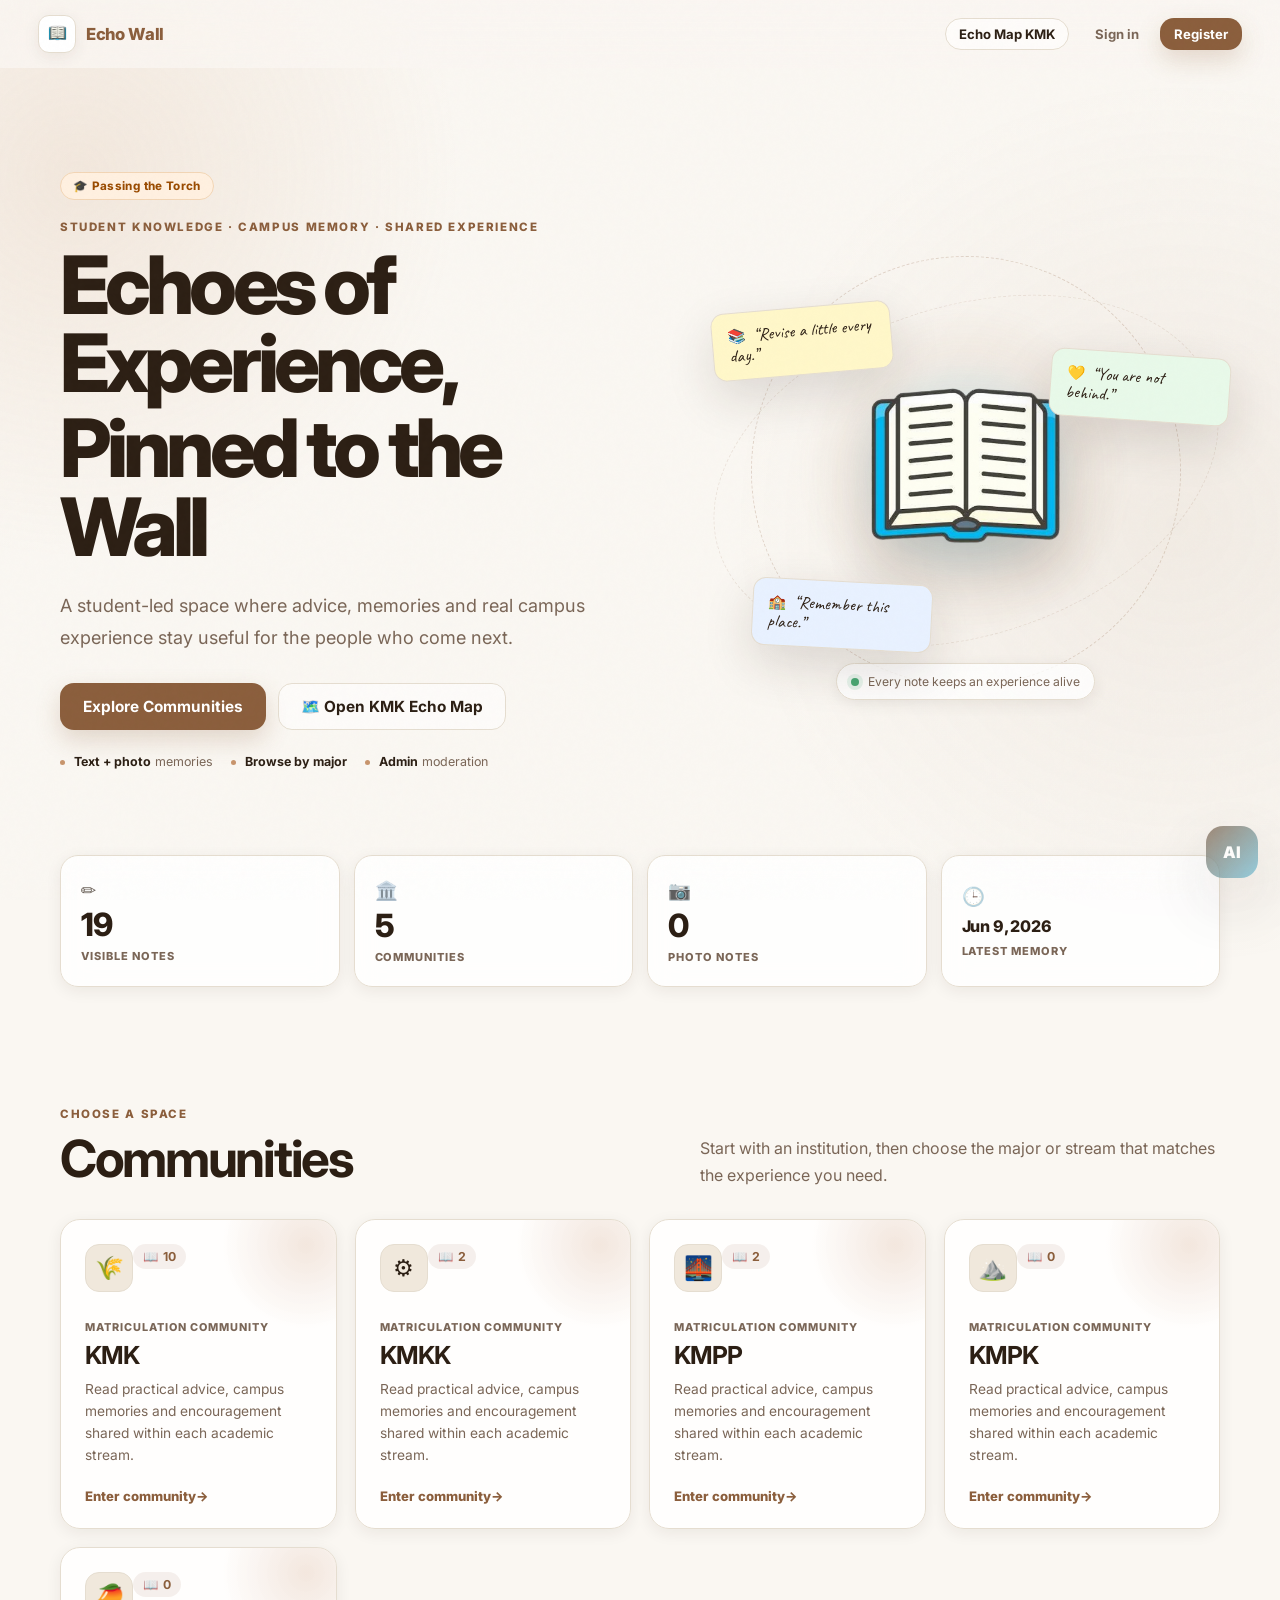
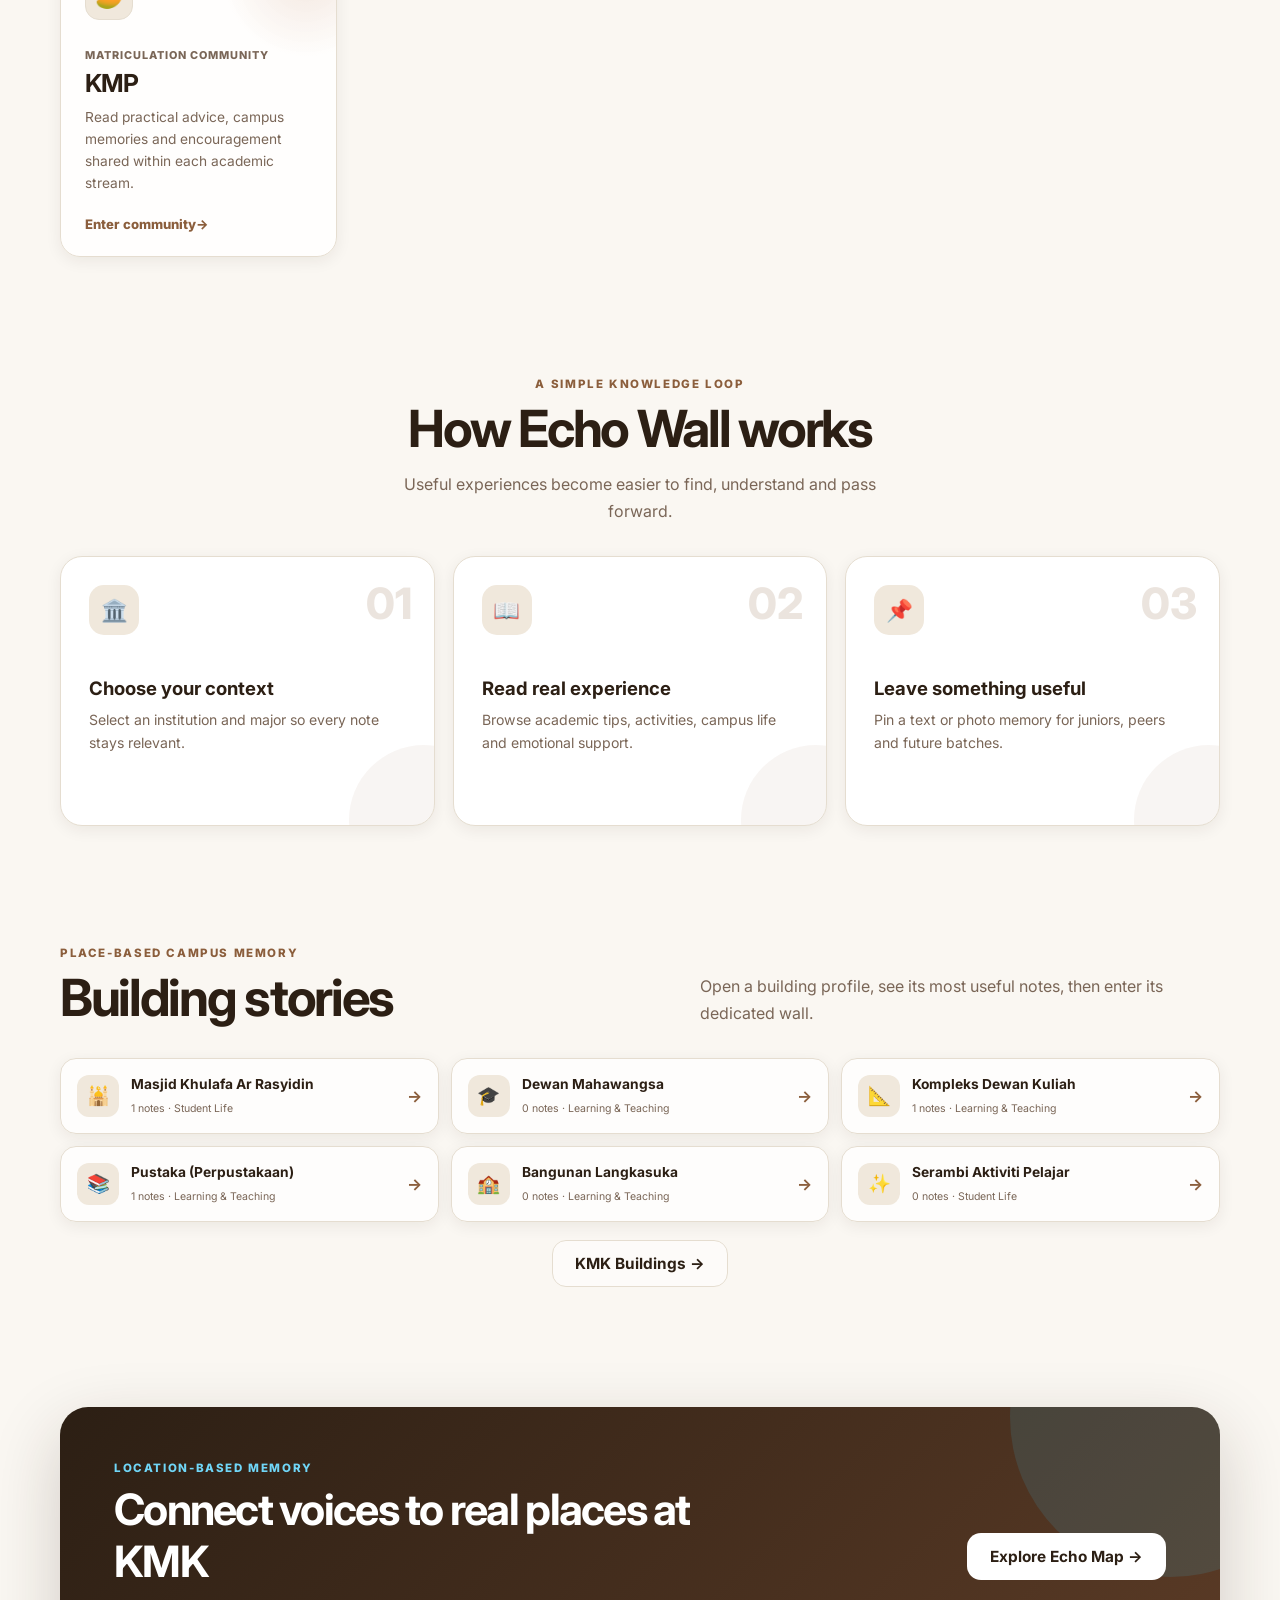
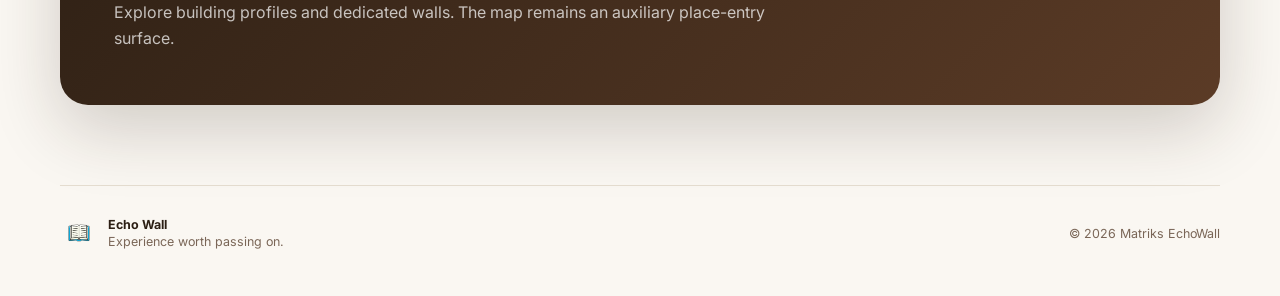
<file: index.html>
<!DOCTYPE html>
<html lang="en">
<head>
  <meta charset="UTF-8" />
  <link rel="icon" type="image/png" href="assets/book-icon.png" />
  <meta name="viewport" content="width=device-width, initial-scale=1.0" />
  <meta name="theme-color" content="#faf7f2" />
  <meta name="description" content="Echo Wall is a student knowledge and campus memory platform for Malaysian matriculation colleges." />
  <title>留声墙 Echo Wall</title>
  <link rel="preconnect" href="https://fonts.googleapis.com" />
  <link rel="preconnect" href="https://fonts.gstatic.com" crossorigin />
  <link href="https://fonts.googleapis.com/css2?family=Caveat:wght@400;600;700&family=Edu+NSW+ACT+Cursive:wght@400..700&family=Inter:wght@300;400;500;600;700;800&family=Satisfy&display=swap" rel="stylesheet" />
  <link rel="stylesheet" href="style-core.css" />
  <link rel="stylesheet" href="style-wall.css" />
</head>
<body>
  <a class="skip-link" href="#app">Skip to content</a>

  <nav class="navbar" aria-label="Primary navigation">
    <a href="#/" class="navbar-brand" aria-label="Echo Wall home">
      <span class="navbar-icon navbar-logo-image"><img src="assets/book-icon.png" alt="" /></span>
      <span>Echo Wall</span>
    </a>
    <div class="navbar-actions navbar-actions-expanded">
      <a href="map.html" class="btn btn-outline btn-sm btn-round" data-i18n="nav.map">Echo Map KMK</a>
      <div id="user-nav-actions" class="user-nav-actions"></div>
    </div>
  </nav>

  <main id="app" tabindex="-1"></main>

  <div id="modal-overlay" class="modal-overlay hidden" onclick="closeModal(event)" role="dialog" aria-modal="true" aria-label="Note details">
    <div class="modal-card" id="modal-card" onclick="event.stopPropagation()">
      <button class="modal-close" onclick="closeModal()" aria-label="Close note details">✕</button>
      <div id="modal-content"></div>
    </div>
  </div>

  <div id="drawer-overlay" class="drawer-overlay hidden" onclick="closeDrawer()" role="dialog" aria-modal="true" aria-label="Leave a note">
    <div class="drawer" onclick="event.stopPropagation()">
      <div class="drawer-header">
        <div>
          <span class="drawer-kicker">Share with the next batch</span>
          <h3 class="drawer-title">Leave a Note</h3>
        </div>
        <button class="drawer-close" onclick="closeDrawer()" aria-label="Close note form">✕</button>
      </div>
      <form id="note-form" onsubmit="handleFormSubmit(event)">
        <div class="form-group">
          <label class="form-label" for="form-content" data-i18n="form.note">Your Note</label>
          <textarea id="form-content" class="form-textarea" placeholder="Share your experience, advice, or encouragement here..." maxlength="500" required></textarea>
          <div class="form-hint form-counter" id="char-count">0 / 500</div>
        </div>
        <div class="form-group">
          <label class="form-label" for="form-image"><span data-i18n="form.photo">Photo</span> <span class="form-optional" data-i18n="form.optional">optional</span></label>
          <label class="photo-upload-box" for="form-image">
            <span class="photo-upload-icon">📷</span>
            <span><strong>Add one photo</strong><small>JPG, PNG or WebP · max 8 MB</small></span>
          </label>
          <input type="file" id="form-image" class="form-file visually-hidden" accept="image/jpeg,image/png,image/webp" onchange="handleImageSelection(event)" />
          <p class="form-hint">The browser compresses the photo before storage. This adapter can later be replaced by Cloudinary upload.</p>
          <div id="image-status" class="form-hint" role="status" aria-live="polite"></div>
          <div id="image-preview" class="image-preview hidden">
            <img id="image-preview-img" alt="Selected photo preview" />
            <button type="button" class="image-remove-btn" onclick="removeSelectedImage()" aria-label="Remove selected photo">✕</button>
          </div>
          <div class="photo-crop-controls">
            <label class="form-label" for="form-crop-scale"><span data-i18n="form.cropScale">Photo crop scale</span> <b id="crop-scale-value">100%</b></label>
            <input id="form-crop-scale" type="range" min="1" max="1.8" step="0.05" value="1" oninput="updateCropScale(event)" />
            <label class="form-label" for="form-image-fit" data-i18n="form.cropFit">Photo fit</label>
            <input type="hidden" id="form-image-fit" value="cover" onchange="updateImageFit(event)" />
            <div class="note-select" data-note-select="image-fit">
              <button class="note-select-trigger" id="form-image-fit-trigger" type="button" aria-haspopup="listbox" aria-expanded="false" aria-controls="form-image-fit-listbox">
                <span class="note-select-current"><span class="fit-swatch fit-swatch-cover" aria-hidden="true"><i></i></span><span data-note-select-label data-i18n="form.fitCover">Crop to fill</span></span><span class="note-select-chevron" aria-hidden="true">▾</span>
              </button>
              <div class="note-select-menu note-select-menu-fit" id="form-image-fit-listbox" role="listbox" aria-labelledby="form-image-fit-trigger" hidden>
                <div class="note-select-options">
                  <button type="button" role="option" aria-selected="true" data-value="cover" data-i18n-key="form.fitCover"><span class="fit-swatch fit-swatch-cover" aria-hidden="true"><i></i></span><span data-i18n="form.fitCover">Crop to fill</span><span class="note-select-check" aria-hidden="true">✓</span></button>
                  <button type="button" role="option" aria-selected="false" data-value="contain" data-i18n-key="form.fitContain"><span class="fit-swatch fit-swatch-contain" aria-hidden="true"><i></i></span><span data-i18n="form.fitContain">Show full photo</span><span class="note-select-check" aria-hidden="true">✓</span></button>
                </div>
              </div>
            </div>
          </div>
        </div>
        <div class="form-row">
          <div class="form-group">
            <label class="form-label" for="form-category" data-i18n="form.category">Category</label>
            <input type="hidden" id="form-category" value="academic" />
            <div class="note-select" data-note-select="category">
              <button class="note-select-trigger" id="form-category-trigger" type="button" aria-haspopup="listbox" aria-expanded="false" aria-controls="form-category-listbox">
                <span class="note-select-current"><span class="category-choice-icon" aria-hidden="true">📚</span><span data-note-select-label data-i18n="form.categoryAcademic">Academic Advice</span></span><span class="note-select-chevron" aria-hidden="true">▾</span>
              </button>
              <div class="note-select-menu note-select-menu-category" id="form-category-listbox" role="listbox" aria-labelledby="form-category-trigger" hidden>
                <div class="note-select-options">
                  <button type="button" role="option" aria-selected="true" data-value="academic" data-i18n-key="form.categoryAcademic"><span class="category-choice-icon" aria-hidden="true">📚</span><span data-i18n="form.categoryAcademic">Academic Advice</span><span class="note-select-check" aria-hidden="true">✓</span></button>
                  <button type="button" role="option" aria-selected="false" data-value="koko" data-i18n-key="form.categoryKoko"><span class="category-choice-icon" aria-hidden="true">🎖️</span><span data-i18n="form.categoryKoko">Co-curricular Activity</span><span class="note-select-check" aria-hidden="true">✓</span></button>
                  <button type="button" role="option" aria-selected="false" data-value="campus_life" data-i18n-key="form.categoryCampus"><span class="category-choice-icon" aria-hidden="true">🏫</span><span data-i18n="form.categoryCampus">Campus Life</span><span class="note-select-check" aria-hidden="true">✓</span></button>
                  <button type="button" role="option" aria-selected="false" data-value="emotional" data-i18n-key="form.categoryEmotional"><span class="category-choice-icon" aria-hidden="true">💛</span><span data-i18n="form.categoryEmotional">Emotional Support</span><span class="note-select-check" aria-hidden="true">✓</span></button>
                </div>
              </div>
            </div>
          </div>
          <div class="form-group">
            <label class="form-label" for="form-shape" data-i18n="form.shape">Shape</label>
            <input type="hidden" id="form-shape" value="rounded" />
            <div class="note-select" data-note-select="shape">
              <button class="note-select-trigger" id="form-shape-trigger" type="button" aria-haspopup="listbox" aria-expanded="false" aria-controls="form-shape-listbox">
                <span class="note-select-current"><span class="shape-swatch shape-swatch-rounded" aria-hidden="true"></span><span data-note-select-label data-i18n="form.shapeRounded">Rounded</span></span><span class="note-select-chevron" aria-hidden="true">▾</span>
              </button>
              <div class="note-select-menu note-select-menu-shape" id="form-shape-listbox" role="listbox" aria-labelledby="form-shape-trigger" hidden>
                <div class="note-select-options">
                  <button type="button" role="option" aria-selected="true" data-value="rounded" data-i18n-key="form.shapeRounded"><span class="shape-swatch shape-swatch-rounded" aria-hidden="true"></span><span data-i18n="form.shapeRounded">Rounded</span><span class="note-select-check" aria-hidden="true">✓</span></button>
                  <button type="button" role="option" aria-selected="false" data-value="square" data-i18n-key="form.shapeSquare"><span class="shape-swatch shape-swatch-square" aria-hidden="true"></span><span data-i18n="form.shapeSquare">Square</span><span class="note-select-check" aria-hidden="true">✓</span></button>
                  <button type="button" role="option" aria-selected="false" data-value="rect" data-i18n-key="form.shapeRect"><span class="shape-swatch shape-swatch-rect" aria-hidden="true"></span><span data-i18n="form.shapeRect">Rectangle</span><span class="note-select-check" aria-hidden="true">✓</span></button>
                  <button type="button" role="option" aria-selected="false" data-value="circle" data-i18n-key="form.shapeCircle"><span class="shape-swatch shape-swatch-circle" aria-hidden="true"></span><span data-i18n="form.shapeCircle">Circle</span><span class="note-select-check" aria-hidden="true">✓</span></button>
                  <button type="button" role="option" aria-selected="false" data-value="envelope" data-i18n-key="form.shapeEnvelope"><span class="shape-swatch shape-swatch-envelope" aria-hidden="true"></span><span data-i18n="form.shapeEnvelope">Envelope</span><span class="note-select-check" aria-hidden="true">✓</span></button>
                  <button type="button" role="option" aria-selected="false" data-value="torn" data-i18n-key="form.shapeTorn"><span class="shape-swatch shape-swatch-torn" aria-hidden="true"></span><span data-i18n="form.shapeTorn">Torn Edge</span><span class="note-select-check" aria-hidden="true">✓</span></button>
                  <button type="button" role="option" aria-selected="false" data-value="speech" data-i18n-key="form.shapeSpeech"><span class="shape-swatch shape-swatch-speech" aria-hidden="true"></span><span data-i18n="form.shapeSpeech">Speech Bubble</span><span class="note-select-check" aria-hidden="true">✓</span></button>
                  <button type="button" role="option" aria-selected="false" data-value="polaroid" data-i18n-key="form.shapePolaroid"><span class="shape-swatch shape-swatch-polaroid" aria-hidden="true"></span><span data-i18n="form.shapePolaroid">Polaroid</span><span class="note-select-check" aria-hidden="true">✓</span></button>
                  <button type="button" role="option" aria-selected="false" data-value="ticket" data-i18n-key="form.shapeTicket"><span class="shape-swatch shape-swatch-ticket" aria-hidden="true"></span><span data-i18n="form.shapeTicket">Ticket</span><span class="note-select-check" aria-hidden="true">✓</span></button>
                  <button type="button" role="option" aria-selected="false" data-value="hexagon" data-i18n-key="form.shapeHexagon"><span class="shape-swatch shape-swatch-hexagon" aria-hidden="true"></span><span data-i18n="form.shapeHexagon">Hexagon</span><span class="note-select-check" aria-hidden="true">✓</span></button>
                </div>
              </div>
            </div>
          </div>
        </div>
        <fieldset class="form-group identity-choice-group">
          <legend class="form-label" data-i18n="form.publishAs">Publish as</legend>
          <div class="identity-choice-options">
            <label class="identity-choice">
              <input type="radio" id="form-identity-named" name="publish-identity" value="named" aria-describedby="form-display-name" />
              <span class="identity-choice-card">
                <span class="identity-choice-heading" data-i18n="form.showName">Show my name</span>
                <small data-i18n="form.showNameHint">Use your account display name</small>
                <strong id="form-display-name"></strong>
              </span>
            </label>
            <label class="identity-choice">
              <input type="radio" id="form-anonymous" name="publish-identity" value="anonymous" checked />
              <span class="identity-choice-card">
                <span class="identity-choice-heading" data-i18n="form.anonymous">Post anonymously</span>
                <small data-i18n="form.anonymousHint">Your name will not be shown publicly</small>
              </span>
            </label>
          </div>
        </fieldset>
        <button type="submit" id="note-submit" class="btn btn-primary btn-full btn-lg" data-i18n="form.submit">📌 Pin to Wall</button>
      </form>
    </div>
  </div>

  <div id="toast-region" class="toast-region" aria-live="polite" aria-atomic="true"></div>

  <script src="config/app-config.js"></script>
  <script src="i18n/locales/en.js"></script>
  <script src="i18n/locales/ms.js"></script>
  <script src="i18n/locales/zh.js"></script>
  <script src="i18n/index.js"></script>
  <script src="services/theme-service.js"></script>
  <script src="services/preferences-ui.js"></script>
  <script src="data/campus-buildings.js"></script>
  <script src="services/auth-service.js"></script>
  <script src="services/translation-service.js"></script>
  <script src="services/cloudinary-adapter.js"></script>
  <script src="app-data.js"></script>
  <script src="app-place.js"></script>
  <script src="app-router.js"></script>
  <script src="app-wall.js"></script>
  <script src="services/auth-ui.js"></script>
  <script src="services/bisheng-adapter.js"></script>
</body>
</html>
</file>
<file: style-core.css>
*, *::before, *::after { box-sizing: border-box; margin: 0; padding: 0; }

:root {
  --bg: #faf7f2;
  --bg-deep: #f1e9df;
  --card-bg: #ffffff;
  --border: #e5ddd0;
  --border-strong: #d4c6b4;
  --text: #2c1f14;
  --text-muted: #7a6657;
  --primary: #8b5e3c;
  --primary-dark: #674127;
  --primary-light: #c8956c;
  --secondary: #f0e8dc;
  --success: #2f855a;
  --danger: #af4c4c;
  --radius-sm: 8px;
  --radius: 14px;
  --radius-lg: 24px;
  --shadow: 0 4px 16px rgba(44, 31, 20, 0.07);
  --shadow-lg: 0 18px 50px rgba(44, 31, 20, 0.14);
  --shadow-float: 0 24px 70px rgba(44, 31, 20, 0.2);
  --font: 'Inter', system-ui, -apple-system, BlinkMacSystemFont, 'Segoe UI', sans-serif;
  --font-hand: 'Caveat', cursive;
  --note-academic-bg: #dbeafe;
  --note-academic-text: #1e3a5f;
  --note-koko-bg: #dcfce7;
  --note-koko-text: #14532d;
  --note-campus-bg: #ffedd5;
  --note-campus-text: #7c2d12;
  --note-emotional-bg: #fef9c3;
  --note-emotional-text: #713f12;
  --ease-out: cubic-bezier(.16, 1, .3, 1);
}

html { scroll-behavior: smooth; background: var(--bg); }
body {
  font-family: var(--font);
  color: var(--text);
  background:
    radial-gradient(circle at 6% 5%, rgba(200,149,108,.16), transparent 24rem),
    radial-gradient(circle at 92% 15%, rgba(139,94,60,.08), transparent 28rem),
    var(--bg);
  min-height: 100vh;
  display: flex;
  flex-direction: column;
  overflow-x: hidden;
}
body::before {
  content: "";
  position: fixed;
  inset: 0;
  pointer-events: none;
  opacity: .018;
  z-index: 9999;
  background-image: url("data:image/svg+xml,%3Csvg viewBox='0 0 180 180' xmlns='http://www.w3.org/2000/svg'%3E%3Cfilter id='n'%3E%3CfeTurbulence type='fractalNoise' baseFrequency='.8' numOctaves='3' stitchTiles='stitch'/%3E%3C/filter%3E%3Crect width='100%25' height='100%25' filter='url(%23n)'/%3E%3C/svg%3E");
}

button, input, textarea, select { font: inherit; }
button { color: inherit; }
a { color: inherit; text-decoration: none; }
img { max-width: 100%; display: block; }
.handwriting { font-family: var(--font-hand); }
.visually-hidden { position:absolute!important; width:1px!important; height:1px!important; padding:0!important; margin:-1px!important; overflow:hidden!important; clip:rect(0,0,0,0)!important; white-space:nowrap!important; border:0!important; }

.skip-link { position: fixed; left: 18px; top: -80px; z-index: 99999; background: var(--text); color: #fff; padding: 10px 16px; border-radius: 0 0 10px 10px; transition: top .2s; }
.skip-link:focus { top: 0; }

::-webkit-scrollbar { width: 9px; height: 9px; }
::-webkit-scrollbar-track { background: transparent; }
::-webkit-scrollbar-thumb { background: rgba(44,31,20,.19); border-radius: 999px; }
::-webkit-scrollbar-thumb:hover { background: rgba(44,31,20,.34); }

.navbar {
  position: sticky;
  top: 0;
  z-index: 100;
  min-height: 68px;
  padding: 0 clamp(16px, 4vw, 38px);
  display: flex;
  align-items: center;
  justify-content: space-between;
  gap: 18px;
  background: rgba(250,247,242,.78);
  backdrop-filter: blur(18px) saturate(130%);
  border-bottom: 1px solid transparent;
  transition: background .25s ease, box-shadow .25s ease, border-color .25s ease;
}
.navbar.is-scrolled { background: rgba(250,247,242,.94); border-color: var(--border); box-shadow: 0 10px 30px rgba(44,31,20,.06); }
.navbar-brand { display: inline-flex; align-items: center; gap: 10px; color: var(--primary); font-size: 1.04rem; font-weight: 800; letter-spacing: -.02em; }
.navbar-icon { width: 38px; height: 38px; display: grid; place-items: center; border-radius: 11px; background: #fff; border: 1px solid var(--border); box-shadow: var(--shadow); overflow: hidden; transition: transform .25s var(--ease-out), box-shadow .25s ease; }
.navbar-brand:hover .navbar-icon { transform: translateY(-2px) rotate(-2deg); box-shadow: var(--shadow-lg); }
.navbar-logo-image img { width: 31px; height: 31px; object-fit: contain; }
.navbar-actions { display: flex; align-items: center; gap: 12px; }
.navbar-status { display: inline-flex; align-items: center; gap: 7px; color: var(--text-muted); font-size: .76rem; font-weight: 650; }
.status-dot, .pulse-dot { width: 8px; height: 8px; border-radius: 50%; background: #4aa874; box-shadow: 0 0 0 4px rgba(74,168,116,.13); }

#app { flex: 1; display: flex; flex-direction: column; min-width: 0; }
#app.route-changing { opacity: .55; transform: translateY(4px); }
#app.route-ready { opacity: 1; transform: none; transition: opacity .28s ease, transform .38s var(--ease-out); }
.container { width: min(1160px, calc(100% - 40px)); margin-inline: auto; }

.btn {
  display: inline-flex;
  align-items: center;
  justify-content: center;
  gap: 8px;
  border: 1px solid transparent;
  border-radius: var(--radius);
  padding: 10px 18px;
  font-size: .92rem;
  font-weight: 700;
  cursor: pointer;
  transition: transform .18s var(--ease-out), box-shadow .18s ease, background .18s ease, border-color .18s ease, color .18s ease;
  position: relative;
  overflow: hidden;
}
.btn::after { content:""; position:absolute; inset:0; background:linear-gradient(120deg,transparent 20%,rgba(255,255,255,.23),transparent 80%); transform:translateX(-120%); transition:transform .5s ease; }
.btn:hover::after { transform:translateX(120%); }
.btn:hover { transform: translateY(-2px); }
.btn:active { transform: translateY(0) scale(.98); }
.btn:focus-visible, .selection-item:focus-visible, .org-card:focus-visible, .filter-btn:focus-visible { outline: 3px solid rgba(139,94,60,.25); outline-offset: 3px; }
.place-preview-more-link { display:inline-flex; max-width:100%; align-items:center; gap:5px; margin:10px 0 0; border-radius:6px; color:var(--primary); font-size:.68rem; font-weight:800; line-height:1.45; text-decoration:none; overflow-wrap:anywhere; }
.place-preview-more-link:hover { color:var(--primary-dark); text-decoration:underline; text-underline-offset:3px; }
.place-preview-more-link:focus-visible { outline:3px solid rgba(139,94,60,.25); outline-offset:3px; }
.btn-primary { background: var(--primary); color: #fff; box-shadow: 0 10px 24px rgba(139,94,60,.22); }
.btn-primary:hover { background: var(--primary-dark); box-shadow: 0 14px 32px rgba(103,65,39,.26); }
.btn-outline { background: rgba(255,255,255,.55); color: var(--text); border-color: var(--border); }
.btn-outline:hover { background: #fff; color: var(--primary); border-color: var(--primary-light); box-shadow: var(--shadow); }
.btn-ghost { background: transparent; color: var(--text-muted); }
.btn-ghost:hover { background: var(--secondary); color: var(--text); }
.btn-full { width: 100%; }
.btn-sm { padding: 7px 13px; font-size: .82rem; }
.btn-lg { padding: 13px 22px; font-size: .96rem; }
.btn-round { border-radius: 999px; }

.badge { display: inline-flex; align-items: center; gap: 6px; padding: 6px 12px; border-radius: 999px; font-size: .73rem; font-weight: 750; letter-spacing: .03em; }
.badge-orange { background: #fff0e0; color: #9a4b00; border: 1px solid #f2d5b5; }
.badge-outline { border: 1px solid var(--border); color: var(--text-muted); }
.badge-pill { background: rgba(139,94,60,.1); color: var(--primary); padding: 4px 10px; }
.eyebrow { color: var(--primary); text-transform: uppercase; letter-spacing: .14em; font-size: .72rem; font-weight: 800; }

.page-reveal { animation: pageReveal .58s var(--ease-out) both; }
[data-reveal] { opacity: 0; transform: translateY(22px); }
[data-reveal].is-visible { opacity: 1; transform: none; transition: opacity .6s var(--ease-out) var(--reveal-delay,0ms), transform .65s var(--ease-out) var(--reveal-delay,0ms); }
.reveal-card { --reveal-delay: 0ms; }

.home-page { padding-bottom: 34px; }
.hero { min-height: min(720px, calc(100vh - 68px)); padding-block: clamp(56px, 9vw, 104px); display: grid; grid-template-columns: 1.05fr .95fr; align-items: center; gap: clamp(38px, 7vw, 90px); }
.hero-copy { position: relative; z-index: 2; }
.hero-badge { margin-bottom: 20px; }
.hero-copy .eyebrow { margin-bottom: 12px; }
.hero h1 { font-size: clamp(2.8rem, 6.3vw, 5.35rem); line-height: .97; letter-spacing: -.06em; font-weight: 800; margin-bottom: 24px; }
.hero h1 span { display: inline-block; margin-top: 7px; }
.hero h1 em { font-family: var(--font-hand); font-style: normal; color: var(--primary); font-size: 1.12em; letter-spacing: -.03em; }
.hero-description { max-width: 610px; color: var(--text-muted); font-size: clamp(1rem, 1.5vw, 1.13rem); line-height: 1.75; }
.hero-actions { display: flex; flex-wrap: wrap; gap: 12px; margin-top: 30px; }
.hero-trust-row { display: flex; flex-wrap: wrap; gap: 10px 18px; margin-top: 24px; color: var(--text-muted); font-size: .78rem; }
.hero-trust-row span { position: relative; padding-left: 14px; }
.hero-trust-row span::before { content:""; width:5px; height:5px; border-radius:50%; background:var(--primary-light); position:absolute; left:0; top:.48em; }
.hero-trust-row b { color: var(--text); }

.hero-visual { --parallax-x:0px; --parallax-y:0px; min-height: 510px; position: relative; display: grid; place-items: center; isolation: isolate; }
.hero-book-halo { position:absolute; width:330px; height:330px; border-radius:50%; background:radial-gradient(circle,rgba(52,187,231,.24),rgba(139,94,60,.05) 50%,transparent 72%); filter:blur(5px); transform:translate(var(--parallax-x),var(--parallax-y)); transition:transform .22s ease-out; }
.hero-book { width:min(340px,72%); position:relative; z-index:3; filter:drop-shadow(0 30px 26px rgba(44,31,20,.19)); transform:translate(calc(var(--parallax-x) * .45),calc(var(--parallax-y) * .45)); animation:bookFloat 5.5s ease-in-out infinite; transition:transform .22s ease-out; }
.hero-orbit { position:absolute; border-radius:50%; border:1px dashed rgba(139,94,60,.22); }
.hero-orbit-one { width:430px; height:430px; animation:spin 26s linear infinite; }
.hero-orbit-two { width:520px; height:330px; transform:rotate(-18deg); opacity:.55; animation:spinReverse 34s linear infinite; }
.floating-note { position:absolute; z-index:4; width:180px; padding:13px 15px; background:#fff; border:1px solid var(--border); border-radius:13px; box-shadow:var(--shadow-lg); font-family:var(--font-hand); font-size:1.08rem; line-height:1.15; transform:translate(var(--parallax-x),var(--parallax-y)) rotate(var(--note-rotation)); animation:noteDrift 5s ease-in-out infinite; transition:transform .22s ease-out; }
.floating-note span { font-family:var(--font); font-size:.9rem; margin-right:4px; }
.floating-note-a { left:0; top:18%; --note-rotation:-5deg; background:#fff7c9; }
.floating-note-b { right:-2%; top:27%; --note-rotation:4deg; background:#e8f9e9; animation-delay:-1.4s; }
.floating-note-c { left:8%; bottom:15%; --note-rotation:3deg; background:#e8f1ff; animation-delay:-2.6s; }
.hero-visual-caption { position:absolute; bottom:5%; display:inline-flex; align-items:center; gap:9px; background:rgba(255,255,255,.8); backdrop-filter:blur(12px); border:1px solid var(--border); padding:10px 14px; border-radius:999px; color:var(--text-muted); font-size:.76rem; box-shadow:var(--shadow); }

.stats-section { margin-top: -18px; }
.stats-grid { display:grid; grid-template-columns:repeat(4,1fr); gap:14px; }
.stat-card { background:rgba(255,255,255,.82); backdrop-filter:blur(14px); border:1px solid var(--border); border-radius:18px; min-height:132px; padding:20px; display:flex; flex-direction:column; justify-content:center; gap:8px; box-shadow:var(--shadow); transition:transform .22s var(--ease-out),box-shadow .22s ease,border-color .22s ease; }
.stat-card:hover { transform:translateY(-5px); box-shadow:var(--shadow-lg); border-color:var(--primary-light); }
.stat-icon { font-size:1.15rem; opacity:.72; }
.stat-value { font-size:2rem; font-weight:800; line-height:1; letter-spacing:-.04em; }
.stat-value-text { font-size:1rem; line-height:1.25; letter-spacing:-.01em; }
.stat-label { color:var(--text-muted); font-size:.69rem; text-transform:uppercase; letter-spacing:.09em; font-weight:800; }

.section-block { padding-top: clamp(76px,10vw,120px); }
.section-heading { display:flex; justify-content:space-between; align-items:end; gap:30px; margin-bottom:30px; }
.section-heading h2 { font-size:clamp(2rem,4vw,3.25rem); letter-spacing:-.045em; margin-top:6px; }
.section-heading>p { color:var(--text-muted); line-height:1.7; max-width:520px; }
.section-heading.centered { display:block; text-align:center; max-width:680px; margin-inline:auto; }
.section-heading.centered>p { margin:12px auto 0; }
.org-grid { display:grid; grid-template-columns:repeat(auto-fit,minmax(245px,1fr)); gap:18px; }
.org-card { appearance:none; width:100%; text-align:left; position:relative; overflow:hidden; min-height:250px; padding:24px; background:rgba(255,255,255,.85); border:1px solid var(--border); border-radius:20px; box-shadow:var(--shadow); cursor:pointer; display:flex; flex-direction:column; justify-content:space-between; transition:transform .28s var(--ease-out),box-shadow .28s ease,border-color .28s ease; }
.org-card:hover { transform:translateY(-8px); box-shadow:var(--shadow-lg); border-color:var(--primary-light); }
.org-card-glow { position:absolute; width:170px; height:170px; border-radius:50%; background:radial-gradient(circle,rgba(200,149,108,.22),transparent 70%); right:-55px; top:-60px; transition:transform .35s ease; }
.org-card:hover .org-card-glow { transform:scale(1.25); }
.org-card-header { display:flex; justify-content:space-between; align-items:flex-start; position:relative; z-index:1; }
.org-emoji { width:48px; height:48px; display:grid; place-items:center; background:var(--secondary); border:1px solid var(--border); border-radius:14px; font-size:1.45rem; transition:transform .25s var(--ease-out); }
.org-card:hover .org-emoji { transform:scale(1.08) rotate(-4deg); }
.note-count { display:inline-flex; align-items:center; gap:5px; background:rgba(139,94,60,.09); color:var(--primary); border-radius:999px; padding:5px 10px; font-size:.77rem; }
.org-card-kicker { display:block; margin-top:28px; color:var(--text-muted); font-size:.68rem; text-transform:uppercase; letter-spacing:.09em; font-weight:800; }
.org-card-title { font-size:1.55rem; margin-top:6px; letter-spacing:-.035em; }
.org-card-desc { color:var(--text-muted); font-size:.86rem; line-height:1.6; margin-top:8px; }
.org-card-link { margin-top:22px; display:flex; justify-content:space-between; color:var(--primary); font-size:.82rem; font-weight:800; }
.org-card-link span { transition:transform .2s ease; }
.org-card:hover .org-card-link span { transform:translateX(5px); }

.how-grid { display:grid; grid-template-columns:repeat(3,1fr); gap:18px; }
.how-card { position:relative; min-height:270px; padding:28px; background:#fff; border:1px solid var(--border); border-radius:22px; box-shadow:var(--shadow); overflow:hidden; }
.how-card::after { content:""; position:absolute; width:150px; height:150px; border-radius:50%; right:-65px; bottom:-70px; background:rgba(139,94,60,.06); }
.how-number { position:absolute; right:22px; top:20px; color:rgba(139,94,60,.17); font-size:2.7rem; font-weight:800; }
.how-icon { width:50px; height:50px; display:grid; place-items:center; border-radius:15px; background:var(--secondary); font-size:1.35rem; margin-bottom:42px; }
.how-card h3 { font-size:1.16rem; margin-bottom:9px; }
.how-card p { color:var(--text-muted); line-height:1.65; font-size:.88rem; }
.map-promo { margin-top:clamp(78px,10vw,120px); padding:clamp(28px,5vw,54px); border-radius:28px; background:linear-gradient(135deg,#2c1f14,#5b3b26); color:#fff; display:flex; align-items:center; justify-content:space-between; gap:30px; box-shadow:var(--shadow-float); overflow:hidden; position:relative; }
.map-promo::before { content:""; position:absolute; width:320px; height:320px; border-radius:50%; background:rgba(57,193,235,.13); right:-110px; top:-150px; }
.map-promo>* { position:relative; z-index:1; }
.map-promo .eyebrow { color:#70d6f7; }
.map-promo h2 { font-size:clamp(1.7rem,3.4vw,2.7rem); max-width:650px; margin:8px 0 12px; letter-spacing:-.04em; }
.map-promo p:not(.eyebrow) { color:rgba(255,255,255,.72); max-width:690px; line-height:1.65; }
.map-promo .btn-primary { background:#fff; color:var(--text); white-space:nowrap; box-shadow:none; }
.map-promo .btn-primary:hover { background:#f5eee6; }
.site-footer { margin-top:80px; padding:28px 0 10px; border-top:1px solid var(--border); display:flex; justify-content:space-between; align-items:center; gap:20px; color:var(--text-muted); font-size:.78rem; }
.footer-brand { display:flex; align-items:center; gap:10px; }
.footer-brand img { width:38px; height:38px; object-fit:contain; }
.footer-brand div { display:flex; flex-direction:column; gap:2px; }
.footer-brand strong { color:var(--text); }
.footer-actions { display:flex; gap:18px; align-items:center; }
.footer-actions a:hover { color:var(--primary); }

.org-page { padding:clamp(38px,7vw,72px) 0 80px; }
.page-back { appearance:none; border:0; background:transparent; display:inline-flex; align-items:center; color:var(--text-muted); cursor:pointer; font-size:.86rem; margin-bottom:26px; transition:color .18s ease,transform .18s ease; }
.page-back:hover { color:var(--primary); transform:translateX(-3px); }
.org-header { display:flex; align-items:center; gap:20px; padding:0 0 32px; border-bottom:1px solid var(--border); margin-bottom:28px; }
.org-header-icon { width:78px; height:78px; display:grid; place-items:center; border-radius:22px; background:#fff; border:1px solid var(--border); box-shadow:var(--shadow); font-size:2.2rem; }
.org-header h1 { font-size:clamp(2.2rem,5vw,3.8rem); letter-spacing:-.05em; margin-top:4px; }
.org-header-meta { display:flex; gap:12px; align-items:center; margin-top:8px; color:var(--text-muted); font-size:.82rem; }
.org-meta-tag { background:var(--secondary); color:var(--primary-dark); border-radius:999px; padding:5px 10px; text-transform:capitalize; font-weight:700; }
.selection-shell { background:rgba(255,255,255,.72); border:1px solid var(--border); border-radius:26px; padding:clamp(22px,4vw,40px); box-shadow:var(--shadow); }
.selection-grid { display:grid; grid-template-columns:1fr 1fr; gap:clamp(28px,5vw,64px); }
.selection-heading { display:flex; gap:13px; align-items:flex-start; margin-bottom:17px; }
.selection-heading>span { width:34px; height:34px; display:grid; place-items:center; border-radius:10px; background:var(--secondary); color:var(--primary); font-size:.72rem; font-weight:800; flex:0 0 auto; }
.selection-heading h2 { font-size:1.27rem; margin-bottom:5px; }
.selection-heading p { color:var(--text-muted); font-size:.79rem; line-height:1.5; }
.selection-list { display:flex; flex-direction:column; gap:10px; }
.selection-item { appearance:none; width:100%; border:1px solid var(--border); background:#fff; border-radius:14px; padding:14px 15px; display:grid; grid-template-columns:auto 1fr auto; gap:11px; align-items:center; text-align:left; cursor:pointer; animation:itemIn .46s var(--ease-out) both; animation-delay:var(--item-delay); transition:transform .2s var(--ease-out),border-color .2s ease,box-shadow .2s ease,background .2s ease; }
.selection-item:hover { transform:translateX(4px); border-color:var(--primary-light); box-shadow:var(--shadow); }
.selection-item.selected { border-color:var(--primary); background:#fffaf5; box-shadow:0 0 0 3px rgba(139,94,60,.08); }
.selection-icon { width:35px; height:35px; display:grid; place-items:center; background:var(--secondary); border-radius:10px; }
.selection-item strong { display:block; font-size:.9rem; }
.selection-item small { color:var(--text-muted); font-size:.7rem; }
.selection-check { width:22px; height:22px; display:grid; place-items:center; border-radius:50%; background:var(--border); color:#fff; font-size:.7rem; opacity:.45; transform:scale(.8); transition:.2s ease; }
.selection-item.selected .selection-check { opacity:1; transform:scale(1); background:var(--primary); }
.enter-wall-box { margin:24px 0 0; max-width:none; padding:24px 28px; display:flex; align-items:center; justify-content:space-between; text-align:left; gap:24px; background:#fff; border:1px solid var(--border); border-radius:22px; box-shadow:var(--shadow); }
.enter-wall-icon { font-size:1.4rem; display:inline-block; margin-bottom:8px; }
.enter-wall-box h3 { font-size:1.16rem; margin-bottom:4px; }
.enter-wall-box p { color:var(--text-muted); font-size:.83rem; line-height:1.5; margin:0; }
.error-page { padding:100px 0; text-align:center; }
.error-page .error-illustration { font-size:4rem; margin-bottom:15px; }
.error-page h1 { font-size:clamp(2.4rem,6vw,4rem); margin:8px 0; }
.error-page p:not(.eyebrow) { color:var(--text-muted); margin:0 auto 24px; max-width:500px; line-height:1.6; }

.form-group { display:flex; flex-direction:column; gap:7px; }
.form-label { font-size:.8rem; font-weight:800; color:var(--text); }
.form-hint { color:var(--text-muted); font-size:.7rem; line-height:1.45; }
.form-counter { text-align:right; }
.form-optional { color:var(--text-muted); font-weight:600; }
.form-input,.form-select,.form-textarea { width:100%; border:1px solid var(--border); border-radius:11px; background:var(--bg); color:var(--text); outline:none; transition:border-color .18s ease,box-shadow .18s ease,background .18s ease; }
.form-input,.form-select { min-height:44px; padding:9px 11px; }
.form-textarea { min-height:120px; padding:12px; resize:vertical; }
.form-input:focus,.form-select:focus,.form-textarea:focus { border-color:var(--primary); background:#fff; box-shadow:0 0 0 3px rgba(139,94,60,.1); }
.form-row { display:grid; grid-template-columns:1fr 1fr; gap:12px; }
.form-toggle-group { flex-direction:row; justify-content:space-between; align-items:center; padding:12px 0; }

.toast-region { position:fixed; left:50%; bottom:24px; transform:translateX(-50%); z-index:10000; display:flex; flex-direction:column; gap:8px; align-items:center; pointer-events:none; }
.toast-item { background:var(--text); color:#fff; border:1px solid rgba(255,255,255,.1); border-radius:999px; padding:10px 17px; font-size:.81rem; font-weight:700; box-shadow:var(--shadow-lg); animation:toastIn .32s var(--ease-out) both; max-width:min(90vw,680px); text-align:center; }
.toast-item.is-leaving { animation:toastOut .25s ease both; }

@keyframes pageReveal { from { opacity:0; transform:translateY(12px); } to { opacity:1; transform:none; } }
@keyframes itemIn { from { opacity:0; transform:translateY(10px); } to { opacity:1; transform:none; } }
@keyframes bookFloat { 0%,100% { transform:translate(calc(var(--parallax-x)*.45),calc(var(--parallax-y)*.45)) translateY(0) rotate(-1deg); } 50% { transform:translate(calc(var(--parallax-x)*.45),calc(var(--parallax-y)*.45)) translateY(-12px) rotate(1deg); } }
@keyframes noteDrift { 0%,100% { margin-top:0; } 50% { margin-top:-9px; } }
@keyframes spin { to { transform:rotate(360deg); } }
@keyframes spinReverse { from { transform:rotate(-18deg); } to { transform:rotate(-378deg); } }
@keyframes toastIn { from { opacity:0; transform:translateY(12px) scale(.96); } to { opacity:1; transform:none; } }
@keyframes toastOut { to { opacity:0; transform:translateY(8px) scale(.96); } }

@media (max-width: 980px) {
  .navbar-status { display:none; }
  .hero { grid-template-columns:1fr; text-align:center; padding-top:58px; }
  .hero-copy { max-width:760px; margin-inline:auto; }
  .hero-description { margin-inline:auto; }
  .hero-actions,.hero-trust-row { justify-content:center; }
  .hero-visual { min-height:440px; margin-top:-15px; }
  .floating-note-a { left:5%; }
  .floating-note-b { right:4%; }
  .stats-grid { grid-template-columns:repeat(2,1fr); }
  .section-heading { align-items:start; flex-direction:column; gap:10px; }
  .how-grid { grid-template-columns:1fr; }
  .how-card { min-height:auto; }
  .map-promo { align-items:flex-start; flex-direction:column; }
}

@media (max-width: 720px) {
  .container { width:min(100% - 28px,1160px); }
  .navbar { min-height:62px; padding-inline:14px; }
  .navbar-actions > .btn { flex:0 0 auto; width:auto; min-width:0; height:36px; padding:7px 10px; border-radius:999px; overflow:visible; color:var(--primary); font-size:.68rem; line-height:1.2; text-indent:0; white-space:nowrap; }
  .hero { min-height:auto; padding-block:46px 62px; }
  .hero h1 { font-size:clamp(2.55rem,13vw,4rem); }
  .hero-actions { flex-direction:column; }
  .hero-actions .btn { width:100%; }
  .hero-trust-row { display:none; }
  .hero-visual { min-height:340px; }
  .hero-orbit-one { width:310px; height:310px; }
  .hero-orbit-two { width:350px; height:260px; }
  .hero-book { width:230px; }
  .floating-note { width:135px; font-size:.83rem; padding:9px 10px; }
  .floating-note-a { left:-1%; top:14%; }
  .floating-note-b { right:-2%; top:25%; }
  .floating-note-c { left:7%; bottom:9%; }
  .hero-visual-caption { font-size:.64rem; bottom:0; }
  .stats-grid { grid-template-columns:1fr 1fr; gap:10px; }
  .stat-card { min-height:112px; padding:16px; }
  .section-block { padding-top:74px; }
  .org-grid { grid-template-columns:1fr; }
  .map-promo { border-radius:20px; }
  .site-footer { align-items:flex-start; flex-direction:column; }
  .footer-actions { width:100%; justify-content:space-between; }
  .org-header { align-items:flex-start; }
  .org-header-icon { width:60px; height:60px; font-size:1.7rem; border-radius:18px; }
  .selection-grid { grid-template-columns:1fr; gap:34px; }
  .selection-shell { padding:18px; }
  .enter-wall-box { align-items:stretch; flex-direction:column; }
  .enter-wall-box .btn { width:100%; }
  .form-row { grid-template-columns:1fr; }
}

@media (prefers-reduced-motion: reduce) {
  html { scroll-behavior:auto; }
  *, *::before, *::after { animation-duration:.01ms!important; animation-iteration-count:1!important; transition-duration:.01ms!important; scroll-behavior:auto!important; }
  [data-reveal] { opacity:1!important; transform:none!important; }
}

/* =========================================================
   Feature foundation: theme, i18n, auth, place profiles
   ========================================================= */
:root[data-theme="dark"] {
  --bg:#0b0a09;
  --bg-deep:#12100d;
  --card-bg:#181512;
  --border:#49371f;
  --border-strong:#7a5b30;
  --text:#f8f1e7;
  --text-muted:#d0bea7;
  --primary:#dfb45f;
  --primary-dark:#be8f3c;
  --primary-light:#f4d385;
  --secondary:#241c14;
  --shadow:0 5px 18px rgba(0,0,0,.34);
  --shadow-lg:0 20px 54px rgba(0,0,0,.5);
  --shadow-float:0 28px 76px rgba(0,0,0,.64);
  --note-academic-bg:#182633;
  --note-academic-text:#d8e7f3;
  --note-koko-bg:#19291f;
  --note-koko-text:#d8eddf;
  --note-campus-bg:#302117;
  --note-campus-text:#f4dfcb;
  --note-emotional-bg:#302b17;
  --note-emotional-text:#f4e9b9;
  color-scheme:dark;
}
:root[data-theme="dark"] body { background:radial-gradient(circle at 12% 0,rgba(212,168,90,.065),transparent 27rem),radial-gradient(circle at 88% 8%,rgba(239,201,122,.035),transparent 30rem),var(--bg); }
:root[data-theme="dark"] body::before { opacity:.009; }
:root[data-theme="dark"] .navbar,
:root[data-theme="dark"] .navbar.is-scrolled { background:rgba(11,10,9,.93); border-color:var(--border); box-shadow:0 10px 34px rgba(0,0,0,.3); }
:root[data-theme="dark"] .navbar-icon { background:var(--card-bg); border-color:var(--border-strong); }
:root[data-theme="dark"] .btn-primary { background:var(--primary); color:#120f0a; box-shadow:0 10px 25px rgba(212,168,90,.18); }
:root[data-theme="dark"] .btn-primary:hover { background:var(--primary-light); color:#0b0a09; box-shadow:0 14px 32px rgba(212,168,90,.24); }
:root[data-theme="dark"] .btn-outline,
:root[data-theme="dark"] .org-card,
:root[data-theme="dark"] .stat-card,
:root[data-theme="dark"] .selection-shell,
:root[data-theme="dark"] .selection-item,
:root[data-theme="dark"] .enter-wall-box,
:root[data-theme="dark"] .place-card,
:root[data-theme="dark"] .place-wall-entry,
:root[data-theme="dark"] .account-auth-panel,
:root[data-theme="dark"] .account-auth-card { background:var(--card-bg); }
:root[data-theme="dark"] .btn-ghost { background:transparent; color:var(--text-muted); }
:root[data-theme="dark"] .btn-outline { color:var(--text); border-color:var(--border-strong); }
:root[data-theme="dark"] .btn-outline:hover,
:root[data-theme="dark"] .btn-ghost:hover { background:var(--secondary); color:var(--primary-light); border-color:var(--primary); }
:root[data-theme="dark"] .selection-item.selected { background:var(--secondary); box-shadow:0 0 0 3px rgba(212,168,90,.09); }
:root[data-theme="dark"] .org-card:hover,
:root[data-theme="dark"] .stat-card:hover,
:root[data-theme="dark"] .building-home-card:hover,
:root[data-theme="dark"] .place-card:hover { border-color:var(--primary); }
:root[data-theme="dark"] .form-input,
:root[data-theme="dark"] .form-select,
:root[data-theme="dark"] .form-textarea,
:root[data-theme="dark"] .search-input,
:root[data-theme="dark"] .building-search input { background:var(--bg-deep); border-color:var(--border); color:var(--text); }
:root[data-theme="dark"] .form-input:focus,
:root[data-theme="dark"] .form-select:focus,
:root[data-theme="dark"] .form-textarea:focus,
:root[data-theme="dark"] .search-input:focus,
:root[data-theme="dark"] .building-search input:focus { background:var(--card-bg); border-color:var(--primary); box-shadow:0 0 0 3px rgba(212,168,90,.15); }
:root[data-theme="dark"] input::placeholder,
:root[data-theme="dark"] textarea::placeholder { color:var(--text-muted); opacity:.92; }
:root[data-theme="dark"] .floating-note,
:root[data-theme="dark"] .hero-visual-caption,
:root[data-theme="dark"] .how-card,
:root[data-theme="dark"] .building-home-card,
:root[data-theme="dark"] .place-profile-copy,
:root[data-theme="dark"] .building-overview-title,
:root[data-theme="dark"] .building-overview-empty { background:var(--card-bg); border-color:var(--border); }
:root[data-theme="dark"] .auth-overlay { background:rgba(3,3,2,.76); }
:root[data-theme="dark"] .account-auth-shell { border-color:var(--border-strong); }
:root[data-theme="dark"] .account-auth-panel { background:var(--bg-deep); }
:root[data-theme="dark"] .account-auth-local-notice { background:var(--secondary); border-color:var(--border); color:var(--text-muted); }
:root[data-theme="dark"] .account-auth-close { background:var(--secondary); border-color:var(--border-strong); color:var(--text); }
:root[data-theme="dark"] .how-number { color:rgba(244,211,133,.48); }
:root[data-theme="dark"] .how-icon { border:1px solid var(--border-strong); color:var(--text); }
:root[data-theme="dark"] .map-promo { background:linear-gradient(135deg,#090806,#19140d); border:1px solid var(--border-strong); }
:root[data-theme="dark"] .map-promo::before { background:rgba(212,168,90,.08); }
:root[data-theme="dark"] .map-promo .eyebrow { color:var(--primary-light); }
:root[data-theme="dark"] .map-promo .btn-primary { background:var(--primary); color:#120f0a; }
:root[data-theme="dark"] .place-card-visual { background:linear-gradient(135deg,color-mix(in srgb,var(--place-color) 18%,var(--card-bg)),var(--card-bg)); }
:root[data-theme="dark"] .place-emoji { background:var(--secondary); border-color:var(--border); }
:root[data-theme="dark"] .building-overview { background:linear-gradient(145deg,#171411,#0d0b09); }
:root[data-theme="dark"] .building-overview-grid { opacity:.22; }
:root[data-theme="dark"] .building-overview-title b { color:#120f0a; }
:root[data-theme="dark"] .bisheng-launcher { background:linear-gradient(135deg,var(--primary-dark),var(--primary-light)); color:#120f0a; }
:root[data-theme="dark"] .map-frame,
:root[data-theme="dark"] .map-side,
:root[data-theme="dark"] .map-floating-controls button,
:root[data-theme="dark"] .building-card,
:root[data-theme="dark"] .place-preview-note { background:var(--card-bg); color:var(--text); }
:root[data-theme="dark"] .building-card:hover,
:root[data-theme="dark"] .building-card.active { background:var(--secondary); border-color:var(--primary); }
:root[data-theme="dark"] .place-preview-icon { background:#261e12; color:var(--primary-light); box-shadow:inset 0 0 0 1px var(--border-strong); }
:root[data-theme="dark"] .place-preview-action { box-shadow:0 -10px 24px rgba(11,10,9,.92); }
:root[data-theme="dark"] .leaflet-popup-content-wrapper,
:root[data-theme="dark"] .leaflet-popup-tip,
:root[data-theme="dark"] .leaflet-control-zoom a { background:var(--card-bg); color:var(--text)!important; border-color:var(--border)!important; }
:root[data-theme="dark"] .btn:focus-visible,
:root[data-theme="dark"] .selection-item:focus-visible,
:root[data-theme="dark"] .org-card:focus-visible,
:root[data-theme="dark"] .filter-btn:focus-visible { outline-color:rgba(239,201,122,.42); }
:root[data-theme="dark"] .navbar-brand,
:root[data-theme="dark"] .eyebrow,
:root[data-theme="dark"] .org-card-link { color:var(--primary-light); }
:root[data-theme="dark"] .navbar .btn-outline,
:root[data-theme="dark"] .preference-trigger { color:var(--text); font-weight:800; }
:root[data-theme="dark"] .preference-chevron { color:var(--primary); }
:root[data-theme="dark"] .hero-description,
:root[data-theme="dark"] .hero-trust-row,
:root[data-theme="dark"] .org-card-desc { color:var(--text-muted); }
:root[data-theme="dark"] .org-card-kicker { color:var(--primary-light); }
:root[data-theme="dark"] .map-side-header h2,
:root[data-theme="dark"] .place-preview h2 { color:var(--text); }
:root[data-theme="dark"] .map-side-header p { color:var(--text-muted); font-size:.72rem; line-height:1.6; }
:root[data-theme="dark"] .building-search span { color:var(--primary-light); font-size:.61rem; }
:root[data-theme="dark"] .building-search input::placeholder { color:var(--text-muted); opacity:1; }
:root[data-theme="dark"] .building-card strong { color:var(--text); font-size:.74rem; }
:root[data-theme="dark"] .building-card small { color:var(--text-muted); font-size:.62rem; line-height:1.45; }
:root[data-theme="dark"] .place-preview-alias,
:root[data-theme="dark"] .place-preview-description { color:var(--text-muted); }
:root[data-theme="dark"] .place-preview-meta dt,
:root[data-theme="dark"] .place-preview-note small { color:var(--text-muted); font-size:.6rem; }

.navbar-actions-expanded { flex-wrap:wrap; justify-content:flex-end; }
.preference-menu { position:relative; flex:0 0 auto; }
.preference-trigger { appearance:none; min-height:34px; display:inline-flex; align-items:center; justify-content:center; gap:5px; padding:0 9px; border:1px solid var(--border); border-radius:999px; background:var(--card-bg); color:var(--text); font-family:var(--font); font-size:.72rem; font-weight:750; line-height:1; cursor:pointer; box-shadow:var(--shadow); transition:border-color .18s ease,background .18s ease,color .18s ease,box-shadow .18s ease; }
.preference-trigger:hover,.preference-menu.is-open .preference-trigger { border-color:var(--primary); background:var(--secondary); color:var(--primary); }
.preference-trigger:focus-visible,.preference-options button:focus-visible { outline:3px solid color-mix(in srgb,var(--primary) 25%,transparent); outline-offset:2px; }
.preference-chevron { color:var(--text-muted); font-size:.62rem; transition:transform .18s ease; }
.preference-menu.is-open .preference-chevron { transform:rotate(180deg); }
.preference-options { position:absolute; top:calc(100% + 7px); right:0; z-index:700; min-width:118px; padding:6px; border:1px solid var(--border); border-radius:14px; background:var(--card-bg); color:var(--text); box-shadow:var(--shadow-lg); font-family:var(--font); }
.preference-options[hidden] { display:none; }
.preference-options button { appearance:none; width:100%; min-height:34px; display:flex; align-items:center; justify-content:space-between; gap:14px; padding:7px 9px; border:0; border-radius:9px; background:transparent; color:var(--text); font:inherit; font-size:.72rem; font-weight:700; text-align:left; cursor:pointer; }
.preference-options button:hover,.preference-options button:focus-visible { background:var(--secondary); color:var(--primary); }
.preference-options button.is-selected { background:var(--secondary); color:var(--primary); }
.preference-check { color:var(--primary); opacity:0; font-weight:900; }
.preference-options button.is-selected .preference-check { opacity:1; }
.user-nav-actions { display:flex; align-items:center; gap:7px; }
.user-chip { max-width:150px; overflow:hidden; text-overflow:ellipsis; white-space:nowrap; padding:7px 10px; border-radius:999px; background:var(--secondary); color:var(--text); font-size:.72rem; font-weight:750; }
.account-trigger { appearance:none; min-width:0; display:flex; align-items:center; gap:8px; padding:4px 9px 4px 4px; border:1px solid var(--border); border-radius:999px; background:var(--card-bg); color:var(--text); font:inherit; cursor:pointer; box-shadow:var(--shadow); }
.account-trigger:hover,.account-trigger[aria-expanded="true"] { border-color:var(--primary); background:var(--secondary); }
.account-trigger[aria-expanded="true"] { position:relative; z-index:820; }
.account-trigger:focus-visible,.account-popover button:focus-visible,.account-popover a:focus-visible { outline:3px solid color-mix(in srgb,var(--primary) 28%,transparent); outline-offset:2px; }
.account-avatar { width:30px; height:30px; flex:0 0 auto; display:grid; place-items:center; border-radius:50%; background:linear-gradient(145deg,var(--primary),var(--primary-dark)); color:#fff; font-size:.68rem; font-weight:850; letter-spacing:.02em; }
.account-trigger-name { max-width:112px; overflow:hidden; text-overflow:ellipsis; white-space:nowrap; font-size:.75rem; font-weight:800; }
.account-overlay { position:fixed; inset:0; z-index:800; pointer-events:none; }
.account-overlay[hidden] { display:none; }
.account-popover-backdrop { position:fixed; inset:0; z-index:800; background:transparent; pointer-events:none; }
.account-popover { position:fixed; top:var(--account-popover-top,80px); right:var(--account-popover-right,16px); z-index:810; width:min(360px,calc(100vw - 24px)); max-height:calc(100dvh - 92px); min-height:0; display:flex; flex-direction:column; overflow:hidden; border:1px solid var(--border); border-radius:22px; background:var(--card-bg); color:var(--text); box-shadow:var(--shadow-float); animation:modalIn .2s var(--ease-out) both; pointer-events:auto; }
.account-popover-header { flex:0 0 auto; display:flex; align-items:center; justify-content:space-between; gap:12px; padding:15px 16px 10px; border-bottom:1px solid var(--border); }
.account-popover-header .eyebrow { margin:0; }
.account-popover-close { appearance:none; width:32px; height:32px; display:grid; place-items:center; border:0; border-radius:50%; background:var(--secondary); color:var(--text); cursor:pointer; }
.account-popover-scroll { flex:1 1 auto; min-height:0; overflow-y:auto; overscroll-behavior:contain; -webkit-overflow-scrolling:touch; padding:16px; }
.account-summary { display:flex; align-items:center; gap:12px; }
.account-avatar-large { width:48px; height:48px; font-size:.9rem; }
.account-summary-copy { min-width:0; display:flex; flex-direction:column; gap:4px; }
.account-summary-copy strong { overflow:hidden; text-overflow:ellipsis; white-space:nowrap; font-size:1rem; }
.account-status { color:var(--primary); font-size:.75rem; font-weight:800; }
.account-education { display:grid; gap:7px; margin:14px 0; padding:11px 12px; border:1px solid var(--border); border-radius:14px; background:var(--bg); }
.account-education span { display:flex; justify-content:space-between; gap:16px; color:var(--text); font-size:.74rem; overflow-wrap:anywhere; }
.account-education b { flex:0 0 auto; color:var(--text-muted); font-weight:650; }
.account-action { appearance:none; width:100%; min-height:42px; display:flex; align-items:center; gap:10px; margin-top:10px; padding:10px 12px; border:1px solid var(--border); border-radius:12px; background:transparent; color:var(--text); font:inherit; font-size:.8rem; font-weight:750; text-align:left; cursor:pointer; }
.account-action:hover { border-color:var(--primary); background:var(--secondary); color:var(--primary); }
.account-settings-group { display:grid; gap:8px; margin-top:14px; padding-top:14px; border-top:1px solid var(--border); }
.account-setting-label { color:var(--text-muted); font-size:.7rem; font-weight:800; text-transform:uppercase; letter-spacing:.07em; }
.account-options { display:flex; flex-wrap:wrap; gap:7px; }
.account-option { appearance:none; flex:1 1 72px; min-height:35px; padding:7px 9px; border:1px solid var(--border); border-radius:10px; background:var(--bg); color:var(--text); font:inherit; font-size:.72rem; font-weight:750; cursor:pointer; }
.account-option:hover,.account-option.is-selected { border-color:var(--primary); background:var(--secondary); color:var(--primary); box-shadow:inset 0 0 0 1px color-mix(in srgb,var(--primary) 18%,transparent); }
.account-sign-out { margin-top:14px; border-color:color-mix(in srgb,#b33d32 32%,var(--border)); color:#a63830; }
:root[data-theme="dark"] .account-sign-out { color:#ffaaa2; }

.auth-overlay { position:fixed; inset:0; z-index:12000; display:grid; place-items:center; padding:18px; background:rgba(20,15,12,.64); backdrop-filter:blur(12px); }
.account-auth-shell { position:relative; width:min(1180px,100%); height:min(760px,calc(100dvh - 36px)); min-height:560px; display:grid; grid-template-columns:minmax(0,1.04fr) minmax(420px,.96fr); overflow:hidden; border:1px solid var(--border); border-radius:28px; background:var(--card-bg); box-shadow:var(--shadow-float); animation:modalIn .35s var(--ease-out) both; }
.account-auth-visual { position:relative; min-width:0; display:flex; align-items:center; overflow:hidden; padding:clamp(38px,6vw,78px); background:linear-gradient(145deg,#17110b,#6b4828); color:#fff; }
.account-auth-visual::before,.account-auth-visual::after { content:""; position:absolute; border-radius:50%; background:rgba(239,201,122,.11); }
.account-auth-visual::before { width:430px; height:430px; top:-180px; right:-150px; }
.account-auth-visual::after { width:280px; height:280px; left:-130px; bottom:-110px; }
.account-auth-copy { position:relative; z-index:1; max-width:590px; }
.account-auth-copy img { width:90px; height:90px; object-fit:contain; margin-bottom:28px; padding:7px; border-radius:24px; background:#fff; box-shadow:0 24px 52px rgba(0,0,0,.24); }
.account-auth-copy .eyebrow { color:#efc97a; }
.account-auth-copy h2 { margin:10px 0 18px; color:#fff; font-size:clamp(2.45rem,4.8vw,4.6rem); line-height:1.02; letter-spacing:-.055em; }
.account-auth-visual-description { max-width:540px; color:rgba(255,255,255,.74); font-size:.86rem; line-height:1.75; }
.account-auth-points { display:grid; gap:10px; margin-top:30px; }
.account-auth-points span { display:flex; align-items:flex-start; gap:9px; color:#efc97a; font-size:.74rem; }
.account-auth-points b { color:rgba(255,255,255,.82); font-weight:650; line-height:1.5; }
.account-auth-panel { min-width:0; min-height:0; display:flex; overflow:hidden; background:#f7f3ee; }
.account-auth-scroll { width:100%; min-height:0; display:grid; place-items:center; overflow-y:auto; overscroll-behavior:contain; padding:34px; scrollbar-gutter:stable; }
.account-auth-card { width:min(440px,100%); display:flex; flex-direction:column; gap:13px; padding:30px; border:1px solid var(--border); border-radius:22px; background:#fff; box-shadow:var(--shadow-lg); }
.account-auth-card form { display:flex; flex-direction:column; gap:13px; }
.account-auth-card h2 { font-size:clamp(1.75rem,3vw,2.2rem); letter-spacing:-.045em; }
.account-auth-mark { width:48px; height:48px; display:grid; place-items:center; margin-bottom:2px; border-radius:14px; background:var(--primary); color:#fff; font-weight:900; }
.account-auth-description { margin-top:-6px; color:var(--text-muted); font-size:.77rem; line-height:1.58; }
.account-auth-local-notice { padding:10px 12px; border:1px solid transparent; border-radius:12px; background:var(--secondary); color:var(--text-muted); font-size:.68rem; line-height:1.48; }
.account-auth-close { position:absolute; top:16px; right:16px; z-index:3; appearance:none; width:38px; height:38px; border:1px solid var(--border); border-radius:50%; background:var(--card-bg); color:var(--text-muted); cursor:pointer; box-shadow:var(--shadow); }
.account-auth-close:hover,.account-auth-close:focus-visible { color:var(--primary); border-color:var(--primary); }
.account-auth-switch { appearance:none; align-self:center; border:0; background:transparent; color:var(--primary); cursor:pointer; font:inherit; font-size:.73rem; font-weight:800; line-height:1.4; text-align:center; }
.account-auth-switch:hover { color:var(--primary-dark); text-decoration:underline; text-underline-offset:3px; }
.account-auth-switch:focus-visible { outline:3px solid color-mix(in srgb,var(--primary) 25%,transparent); outline-offset:4px; border-radius:6px; }

.profile-dialog-shell { width:min(720px,100%); max-height:min(820px,calc(100dvh - 36px)); display:flex; flex-direction:column; overflow:hidden; border:1px solid var(--border); border-radius:24px; background:var(--card-bg); color:var(--text); box-shadow:var(--shadow-float); animation:modalIn .35s var(--ease-out) both; }
.profile-dialog-header { flex:0 0 auto; display:flex; align-items:flex-start; justify-content:space-between; gap:24px; padding:26px 28px 20px; border-bottom:1px solid var(--border); }
.profile-dialog-header h2 { margin:5px 0 7px; font-size:clamp(1.65rem,4vw,2.35rem); letter-spacing:-.045em; }
.profile-dialog-header p:not(.eyebrow) { max-width:560px; color:var(--text-muted); font-size:.82rem; line-height:1.55; }
.profile-form { min-height:0; display:flex; flex:1; flex-direction:column; }
.profile-dialog-scroll { min-height:0; overflow-y:auto; overscroll-behavior:contain; padding:22px 28px 26px; }
.profile-optional-note,.profile-non-student-note { margin-bottom:18px; padding:10px 12px; border:1px solid var(--border); border-radius:11px; background:var(--secondary); color:var(--text-muted); font-size:.72rem; line-height:1.5; }
.profile-status-fieldset { margin:19px 0 0; padding:0; border:0; }
.profile-status-legend { margin-bottom:9px; }
.profile-status-grid { display:grid; grid-template-columns:repeat(3,minmax(0,1fr)); gap:9px; }
.profile-status-card { appearance:none; min-width:0; min-height:88px; display:flex; flex-direction:column; align-items:flex-start; justify-content:center; gap:8px; padding:13px; border:1px solid var(--border); border-radius:14px; background:var(--bg); color:var(--text); text-align:left; cursor:pointer; transition:.18s var(--ease-out); }
.profile-status-card>span { font-size:1.25rem; }
.profile-status-card b { font-size:.75rem; line-height:1.35; }
.profile-status-card:hover { transform:translateY(-2px); border-color:var(--primary-light); }
.profile-status-card:focus-visible { outline:3px solid color-mix(in srgb,var(--primary) 28%,transparent); outline-offset:2px; }
.profile-status-card.selected { border-color:var(--primary); background:var(--secondary); box-shadow:0 0 0 2px color-mix(in srgb,var(--primary) 14%,transparent); color:var(--primary); }
.profile-education-details { display:grid; grid-template-columns:repeat(3,minmax(0,1fr)); gap:12px; margin-top:18px; }
.profile-select { position:relative; }
.profile-select-native { position:absolute!important; width:1px!important; height:1px!important; margin:-1px!important; padding:0!important; overflow:hidden!important; clip:rect(0,0,0,0)!important; white-space:nowrap!important; border:0!important; }
.profile-select-trigger { appearance:none; width:100%; min-height:44px; display:flex; align-items:center; justify-content:space-between; gap:10px; padding:10px 12px; border:1px solid var(--border); border-radius:12px; background:var(--bg); color:var(--text); font:inherit; font-size:.78rem; font-weight:700; text-align:left; cursor:pointer; }
.profile-select-trigger:hover,.profile-select-trigger[aria-expanded="true"] { border-color:var(--primary); box-shadow:0 0 0 2px color-mix(in srgb,var(--primary) 13%,transparent); }
.profile-select-trigger:focus-visible { outline:3px solid color-mix(in srgb,var(--primary) 28%,transparent); outline-offset:2px; }
.profile-select-trigger:disabled { opacity:.55; cursor:not-allowed; }
.profile-select-empty .profile-select-value { color:var(--text-muted); font-weight:600; }
.profile-select-menu { position:fixed; z-index:13000; max-height:270px; overflow-y:auto; overscroll-behavior:contain; padding:6px; border:1px solid var(--primary); border-radius:13px; background:var(--card-bg); color:var(--text); box-shadow:var(--shadow-float); }
.profile-select-menu[hidden] { display:none; }
.profile-select-option { min-height:38px; display:flex; align-items:center; padding:8px 10px; border-radius:9px; color:var(--text); font-size:.76rem; font-weight:680; cursor:pointer; }
.profile-select-option:hover,.profile-select-option.is-active { background:var(--secondary); color:var(--primary); }
.profile-select-option[aria-selected="true"] { background:color-mix(in srgb,var(--primary) 17%,var(--card-bg)); color:var(--primary); font-weight:850; }
.profile-select-option[aria-disabled="true"] { color:var(--text-muted); cursor:default; opacity:.72; }
:root[data-theme="dark"] .profile-select-menu { border-color:var(--primary-light); background:#17120d; color:#f5ead8; }
:root[data-theme="dark"] .profile-select-option { color:#f5ead8; }
:root[data-theme="dark"] .profile-select-option:hover,:root[data-theme="dark"] .profile-select-option.is-active { background:#302418; color:var(--primary-light); }
:root[data-theme="dark"] .profile-select-option[aria-selected="true"] { background:#4a3520; color:#f3cf7d; }
.profile-non-student-note { margin:18px 0 0; }
.profile-error { min-height:20px; margin-top:14px; }
.profile-dialog-actions { flex:0 0 auto; display:flex; justify-content:flex-end; gap:10px; padding:15px 28px; border-top:1px solid var(--border); background:var(--card-bg); }
.profile-dialog-actions .btn { min-width:130px; }

@media(max-width:600px){
  .profile-overlay { padding:10px; }
  .profile-dialog-shell { width:100%; max-height:calc(100dvh - 20px); border-radius:19px; }
  .profile-dialog-header { padding:20px 18px 15px; }
  .profile-dialog-scroll { padding:18px; }
  .profile-status-grid,.profile-education-details { grid-template-columns:1fr; }
  .profile-status-card { min-height:62px; flex-direction:row; align-items:center; justify-content:flex-start; }
  .profile-dialog-actions { padding:13px 18px max(13px,env(safe-area-inset-bottom)); }
  .profile-dialog-actions .btn { min-width:0; flex:1; }
}
@media(max-height:560px){
  .profile-overlay { padding:8px; }
  .profile-dialog-shell { max-height:calc(100dvh - 16px); border-radius:16px; }
  .profile-dialog-header { padding-block:15px 12px; }
  .profile-dialog-scroll { padding-block:14px; }
}
.auth-error { min-height:18px; color:var(--danger); font-size:.72rem; font-weight:700; }

@media (max-width:760px) {
  .auth-overlay { padding:0; }
  .account-auth-shell { width:100%; height:100dvh; min-height:0; grid-template-columns:1fr; grid-template-rows:auto minmax(0,1fr); border:0; border-radius:0; }
  .account-auth-visual { min-height:190px; padding:24px 20px; }
  .account-auth-copy { padding-right:42px; }
  .account-auth-copy img { width:54px; height:54px; margin-bottom:12px; border-radius:15px; padding:4px; }
  .account-auth-copy h2 { margin:5px 0 8px; font-size:clamp(1.7rem,9vw,2.35rem); }
  .account-auth-visual-description { font-size:.74rem; line-height:1.5; }
  .account-auth-points { display:none; }
  .account-auth-panel { min-height:0; }
  .account-auth-scroll { place-items:start center; padding:22px 14px max(28px,env(safe-area-inset-bottom)); }
  .account-auth-card { padding:22px 18px; border-radius:18px; }
  .account-auth-close { top:14px; right:14px; }
}

.building-home-grid { display:grid; grid-template-columns:repeat(3,1fr); gap:12px; }
.building-home-card { appearance:none; border:1px solid var(--border); border-radius:16px; background:rgba(255,255,255,.82); padding:16px; display:grid; grid-template-columns:42px 1fr auto; gap:12px; align-items:center; text-align:left; cursor:pointer; box-shadow:var(--shadow); transition:.22s var(--ease-out); }
.building-home-card:hover { transform:translateY(-4px); border-color:var(--primary-light); box-shadow:var(--shadow-lg); }
.building-home-card>span { width:42px; height:42px; display:grid; place-items:center; border-radius:12px; background:var(--secondary); font-size:1.15rem; }
.building-home-card strong { display:block; font-size:.86rem; margin-bottom:4px; }
.building-home-card small { color:var(--text-muted); font-size:.66rem; }
.building-home-card>b { color:var(--primary); }
.building-home-more { margin-top:18px; text-align:center; }

.places-page { padding:44px 0 90px; }
.places-header { max-width:760px; margin-bottom:28px; }
.places-header h1 { margin:7px 0 11px; font-size:clamp(2.5rem,6vw,4.8rem); letter-spacing:-.055em; }
.places-header>p:not(.eyebrow) { color:var(--text-muted); line-height:1.7; }
.place-filter-bar { display:flex; justify-content:space-between; align-items:center; gap:16px; margin-bottom:20px; color:var(--text-muted); font-size:.78rem; }
.place-filter-bar .form-input { max-width:320px; }
.place-grid { display:grid; grid-template-columns:repeat(3,1fr); gap:16px; }
.place-card { appearance:none; min-height:330px; padding:0; overflow:hidden; border:1px solid var(--border); border-radius:20px; background:#fff; text-align:left; box-shadow:var(--shadow); cursor:pointer; display:flex; flex-direction:column; transition:.25s var(--ease-out); }
.place-card:hover { transform:translateY(-7px); border-color:var(--primary-light); box-shadow:var(--shadow-lg); }
.place-card-visual { --place-color:#8b5e3c; position:relative; height:145px; display:grid; place-items:center; overflow:hidden; background:linear-gradient(135deg,color-mix(in srgb,var(--place-color) 10%,white),color-mix(in srgb,var(--place-color) 4%,white)); color:var(--place-color); }
.building-miniature { width:84%; height:84%; overflow:visible; }
.place-emoji { position:absolute; right:14px; top:14px; width:38px; height:38px; display:grid; place-items:center; border-radius:12px; background:rgba(255,255,255,.88); border:1px solid rgba(0,0,0,.08); box-shadow:var(--shadow); }
.place-card-copy { padding:18px 18px 8px; flex:1; }
.place-zone { color:var(--primary); font-size:.61rem; font-weight:800; text-transform:uppercase; letter-spacing:.08em; }
.place-card h3 { margin:7px 0 8px; font-size:1.05rem; }
.place-card p { color:var(--text-muted); font-size:.75rem; line-height:1.55; display:-webkit-box; -webkit-line-clamp:3; -webkit-box-orient:vertical; overflow:hidden; }
.place-card-foot { display:flex; justify-content:space-between; align-items:center; gap:12px; padding:14px 18px 17px; border-top:1px solid var(--border); color:var(--text-muted); font-size:.68rem; }
.place-card-foot span { color:var(--primary); font-weight:800; }

.place-profile { padding:40px 0 90px; }
.place-profile-hero { display:grid; grid-template-columns:.82fr 1.18fr; gap:28px; align-items:stretch; }
.place-profile-copy { padding:34px; border:1px solid var(--border); border-radius:24px; background:rgba(255,255,255,.82); box-shadow:var(--shadow); }
.place-profile-icon { width:62px; height:62px; display:grid; place-items:center; border-radius:18px; background:var(--secondary); font-size:1.7rem; margin-bottom:24px; }
.place-profile-copy h1 { margin:7px 0 16px; font-size:clamp(2.25rem,5vw,4rem); line-height:1; letter-spacing:-.055em; }
.place-profile-description { color:var(--text-muted); line-height:1.7; }
.place-profile-meta { display:grid; grid-template-columns:repeat(3,1fr); gap:9px; margin-top:24px; }
.place-profile-meta span { padding:11px; border:1px solid var(--border); border-radius:12px; background:var(--bg); font-size:.72rem; }
.place-profile-meta b { display:block; color:var(--text-muted); font-size:.58rem; text-transform:uppercase; margin-bottom:4px; }
.place-tags { display:flex; flex-wrap:wrap; gap:7px; margin-top:16px; }
.place-tags span { padding:5px 9px; border-radius:999px; background:var(--secondary); color:var(--text-muted); font-size:.63rem; }
.building-overview { position:relative; min-height:520px; overflow:hidden; border:1px solid var(--border); border-radius:24px; background:linear-gradient(145deg,#f7efe6,#fff); box-shadow:var(--shadow-lg); isolation:isolate; }
:root[data-theme="dark"] .building-overview { background:linear-gradient(145deg,#211a15,#15120f); }
.building-overview-grid { position:absolute; inset:0; opacity:.45; background-image:linear-gradient(rgba(139,94,60,.08) 1px,transparent 1px),linear-gradient(90deg,rgba(139,94,60,.08) 1px,transparent 1px); background-size:28px 28px; }
.building-overview-shape { position:absolute; inset:8% 6% 8% 6%; width:88%; height:84%; color:var(--primary); opacity:.68; filter:drop-shadow(0 18px 25px rgba(44,31,20,.13)); }
.building-overview-title { position:absolute; left:18px; top:16px; z-index:5; display:flex; align-items:center; gap:8px; padding:8px 12px; border-radius:999px; background:rgba(255,255,255,.82); backdrop-filter:blur(10px); border:1px solid var(--border); color:var(--text); font-size:.7rem; font-weight:800; }
.building-overview-title b { width:23px; height:23px; display:grid; place-items:center; border-radius:50%; background:var(--primary); color:#fff; }
.overview-note-chip { position:absolute; z-index:6; width:160px; min-height:92px; padding:12px; border:1px solid rgba(44,31,20,.1); box-shadow:0 12px 26px rgba(44,31,20,.14); text-align:left; cursor:pointer; color:#2c1f14; animation:noteIn .5s var(--ease-out) both; animation-delay:var(--chip-delay); }
.overview-note-chip span { display:block; font-family:var(--font-hand); font-size:.96rem; line-height:1.2; }
.overview-note-chip small { display:block; margin-top:8px; font-size:.55rem; opacity:.7; }
.building-overview-empty { position:absolute; left:50%; top:50%; transform:translate(-50%,-50%); width:min(360px,80%); padding:20px; border-radius:16px; background:rgba(255,255,255,.82); color:var(--text-muted); text-align:center; line-height:1.6; }
.place-wall-entry { margin-top:24px; padding:26px 28px; border:1px solid var(--border); border-radius:22px; background:#fff; box-shadow:var(--shadow); display:flex; align-items:center; justify-content:space-between; gap:24px; }
.place-wall-entry h2 { margin:5px 0 7px; font-size:1.5rem; }
.place-wall-entry p:not(.eyebrow) { color:var(--text-muted); line-height:1.55; }

.bisheng-launcher { position:fixed; right:22px; bottom:22px; z-index:9000; width:52px; height:52px; border:0; border-radius:17px; background:linear-gradient(135deg,var(--primary),#4dc5ea); color:#fff; font-weight:900; box-shadow:var(--shadow-float); cursor:pointer; }
.bisheng-launcher.integration-pending { filter:grayscale(.35); opacity:.72; }

@media (max-width:980px) {
  .building-home-grid,.place-grid { grid-template-columns:repeat(2,1fr); }
  .place-profile-hero { grid-template-columns:1fr; }
  .building-overview { min-height:480px; }
}
@media (max-width:720px) {
  .navbar-actions-expanded { gap:5px; }
  .preference-trigger { min-height:34px; padding-inline:7px; }
  .preference-options { max-width:calc(100vw - 20px); }
  .user-chip { display:none; }
  .user-nav-actions .btn { width:auto!important; height:36px!important; padding:7px 10px!important; font-size:.68rem!important; }
  .account-trigger { padding:3px; }
  .account-trigger-name { display:none; }
  .account-avatar { width:32px; height:32px; }
  .account-popover-backdrop { background:rgba(12,9,7,.52); backdrop-filter:blur(3px); pointer-events:auto; }
  .account-popover { inset:auto 0 0; width:100%; max-width:none; max-height:min(92dvh,720px); border-width:1px 0 0; border-radius:24px 24px 0 0; }
  .account-popover-scroll { padding-bottom:max(16px,env(safe-area-inset-bottom)); }
  .building-home-grid,.place-grid { grid-template-columns:1fr; }
  .place-filter-bar { align-items:stretch; flex-direction:column; }
  .place-filter-bar .form-input { max-width:none; }
  .place-profile-copy { padding:24px 20px; }
  .place-profile-meta { grid-template-columns:1fr; }
  .building-overview { min-height:430px; }
  .overview-note-chip { width:132px; min-height:78px; padding:9px; }
  .overview-note-chip span { font-size:.8rem; }
  .place-wall-entry { align-items:stretch; flex-direction:column; }
  .place-wall-entry .btn { width:100%; }
}
</file>
<file: style-wall.css>
.wall-page {
  flex: 1;
  min-height: calc(100vh - 68px);
  display: flex;
  flex-direction: column;
  background:
    linear-gradient(rgba(139,94,60,.035) 1px, transparent 1px),
    linear-gradient(90deg, rgba(139,94,60,.035) 1px, transparent 1px),
    #fdfaf5;
  background-size: 32px 32px;
  overflow: hidden;
  position: relative;
}
body.wall-route-active {
  height: 100dvh;
  overflow: hidden;
}
body.wall-route-active #app {
  flex: 1 1 auto;
  min-height: 0;
  overflow: hidden;
}
body.wall-route-active .wall-page {
  flex: 1 1 auto;
  height: 100%;
  min-height: 0;
  overflow: hidden;
}
.wall-page::after { content:""; position:absolute; inset:0; pointer-events:none; background:radial-gradient(circle at 50% 0,rgba(255,255,255,.85),transparent 38rem); }
.wall-sticky-stack { position:relative; top:auto; z-index:40; flex:0 0 auto; }
.wall-context-bar,.toolbar,.wall-canvas-wrap { position:relative; z-index:2; }
.wall-context-bar { padding:16px clamp(16px,3vw,34px); display:flex; align-items:center; justify-content:space-between; gap:20px; background:rgba(255,255,255,.76); backdrop-filter:blur(15px); border-bottom:1px solid var(--border); }
.wall-context-main { display:flex; align-items:center; gap:12px; min-width:0; }
.wall-back-btn { appearance:none; width:40px; height:40px; flex:0 0 auto; display:grid; place-items:center; border:1px solid var(--border); border-radius:12px; background:#fff; cursor:pointer; font-size:1.08rem; transition:.2s var(--ease-out); }
.wall-back-btn:hover { color:var(--primary); border-color:var(--primary-light); transform:translateX(-3px); box-shadow:var(--shadow); }
.wall-context-icon { width:42px; height:42px; flex:0 0 auto; display:grid; place-items:center; border-radius:12px; background:var(--secondary); border:1px solid var(--border); font-size:1.25rem; }
.wall-context-kicker { color:var(--text-muted); font-size:.65rem; text-transform:uppercase; letter-spacing:.1em; font-weight:800; margin-bottom:2px; }
.wall-context-main h1 { font-size:clamp(.95rem,2vw,1.18rem); white-space:nowrap; overflow:hidden; text-overflow:ellipsis; letter-spacing:-.025em; }
.wall-context-meta { display:flex; align-items:center; gap:8px; color:var(--text-muted); font-size:.74rem; white-space:nowrap; }
.wall-live-dot { width:7px; height:7px; border-radius:50%; background:#4aa874; box-shadow:0 0 0 4px rgba(74,168,116,.12); }

.toolbar { background:rgba(255,255,255,.9); backdrop-filter:blur(15px); border-bottom:1px solid var(--border); padding:10px clamp(16px,3vw,34px); display:flex; align-items:center; justify-content:space-between; gap:14px; flex-shrink:0; }
.toolbar-scroll { display:flex; align-items:center; gap:12px; min-width:0; overflow-x:auto; scrollbar-width:none; }
.toolbar-scroll::-webkit-scrollbar { display:none; }
.toolbar-divider { width:1px; height:28px; background:var(--border); flex:0 0 auto; }
.filter-group { display:flex; align-items:center; background:var(--secondary); padding:4px; border-radius:12px; gap:3px; flex:0 0 auto; }
.filter-group.compact { background:transparent; border:1px solid var(--border); }
.filter-btn { appearance:none; border:0; background:transparent; color:var(--text-muted); padding:7px 11px; border-radius:9px; font-size:.77rem; font-weight:750; cursor:pointer; white-space:nowrap; transition:.18s ease; }
.filter-btn:hover { color:var(--text); background:rgba(255,255,255,.65); }
.filter-btn.active { color:var(--text); background:#fff; box-shadow:0 3px 10px rgba(44,31,20,.08); }
.toolbar-actions { display:flex; align-items:center; gap:10px; flex:0 0 auto; }
.search-box { position:relative; width:min(270px,28vw); display:block; }
.search-input { width:100%; height:40px; padding:8px 34px 8px 34px; border:1px solid var(--border); border-radius:12px; background:var(--bg); color:var(--text); outline:none; font-size:.79rem; transition:.18s ease; }
.search-input:focus { background:#fff; border-color:var(--primary); box-shadow:0 0 0 3px rgba(139,94,60,.09); }
.search-icon { position:absolute; left:12px; top:50%; transform:translateY(-50%); color:var(--text-muted); font-size:1rem; pointer-events:none; }
.search-clear { appearance:none; position:absolute; right:8px; top:50%; transform:translateY(-50%); border:0; width:24px; height:24px; display:grid; place-items:center; border-radius:50%; background:var(--secondary); color:var(--text-muted); cursor:pointer; font-size:.65rem; }
.wall-compose-btn { min-height:40px; padding:9px 16px; }
.wall-compose-btn span { font-size:1.1rem; line-height:1; }

.wall-canvas-wrap { flex:1 1 auto; min-height:0; overflow-y:auto; overscroll-behavior:contain; position:relative; }
.wall-canvas-grid { position:absolute; inset:0; pointer-events:none; opacity:.32; background-image:radial-gradient(circle,rgba(139,94,60,.16) 1px,transparent 1px); background-size:24px 24px; mask-image:linear-gradient(to bottom,transparent,#000 10%,#000 90%,transparent); }
.wall-canvas { --wall-card-min:210px; --wall-row-gap:26px; --wall-column-gap:24px; position:relative; width:100%; display:grid; grid-template-columns:repeat(auto-fill,minmax(min(100%,var(--wall-card-min)),1fr)); align-items:start; gap:var(--wall-row-gap) var(--wall-column-gap); padding:42px clamp(18px,4vw,50px) 90px; }
.wall-layout-0 { --wall-card-min:210px; --wall-row-gap:26px; --wall-column-gap:24px; }
.wall-layout-1 { --wall-card-min:228px; --wall-row-gap:30px; --wall-column-gap:20px; }
.wall-layout-2 { --wall-card-min:200px; --wall-row-gap:22px; --wall-column-gap:30px; }
.wall-layout-3 { --wall-card-min:238px; --wall-row-gap:32px; --wall-column-gap:26px; }

.note-item { --note-delay:0ms; --note-rotation:0deg; --note-ink:#2c1f14; --note-ink-muted:rgba(44,31,20,.72); --note-ink-soft:rgba(44,31,20,.58); --note-line:rgba(44,31,20,.16); position:relative; width:100%; min-width:0; min-height:155px; padding:19px 17px 15px; display:flex; flex-direction:column; justify-content:space-between; border:1px solid rgba(44,31,20,.08); box-shadow:2px 4px 12px rgba(44,31,20,.08),0 18px 35px rgba(44,31,20,.04); cursor:pointer; outline:none; transition:transform .28s var(--ease-out),box-shadow .28s ease,filter .28s ease; animation:noteIn .55s var(--ease-out) both; animation-delay:var(--note-delay); transform:rotate(var(--note-rotation)); transform-origin:50% 18px; }
.note-item::after { content:""; position:absolute; inset:0; pointer-events:none; background:linear-gradient(125deg,rgba(255,255,255,.32),transparent 35%); opacity:.55; }
.note-item:hover,.note-item:focus-visible { transform:translateY(-4px) scale(1.025) rotate(0deg)!important; box-shadow:0 22px 46px rgba(44,31,20,.17); z-index:2; filter:saturate(1.04); }
.note-pin { position:absolute; top:-7px; left:50%; width:14px; height:14px; transform:translateX(-50%); border-radius:50%; background:var(--primary); border:3px solid rgba(255,255,255,.9); box-shadow:0 4px 8px rgba(44,31,20,.22); z-index:5; }
.note-category-label { position:relative; z-index:2; color:rgba(44,31,20,.55); font-family:var(--font); font-size:.58rem; font-weight:800; text-transform:uppercase; letter-spacing:.08em; margin-bottom:10px; }
.note-item.shape-square { border-radius:2px; }
.note-item.shape-rect { width:100%; min-height:135px; border-radius:3px; }
.note-item.shape-circle { width:min(188px,100%); height:auto; min-height:0; aspect-ratio:1; justify-self:center; border-radius:50%; justify-content:center; align-items:center; text-align:center; padding:28px 22px 20px; }
.note-item.shape-circle .note-pin { top:3px; }
.note-item.shape-envelope { border:1px solid var(--border-strong); border-radius:10px; padding-top:45px; overflow:hidden; }
.note-item.shape-envelope::before { content:""; position:absolute; inset:0 0 auto; height:70px; background:rgba(44,31,20,.045); clip-path:polygon(0 0,100% 0,50% 100%); pointer-events:none; z-index:1; }
.note-item.shape-envelope .note-category-label,.note-item.shape-envelope .note-content,.note-item.shape-envelope .note-footer { position:relative; z-index:2; }
.note-item.shape-torn { border-radius:2px; clip-path:polygon(0 0,100% 0,100% 94%,95% 100%,88% 95%,82% 100%,73% 94%,65% 100%,55% 95%,48% 100%,38% 94%,30% 100%,20% 95%,11% 100%,0 94%); padding-bottom:22px; }
.note-item.cat-academic { background:var(--note-academic-bg); color:var(--note-academic-text); }
.note-item.cat-koko { background:var(--note-koko-bg); color:var(--note-koko-text); }
.note-item.cat-campus_life { background:var(--note-campus-bg); color:var(--note-campus-text); }
.note-item.cat-emotional { background:var(--note-emotional-bg); color:var(--note-emotional-text); }
.note-content { position:relative; z-index:2; font-family:var(--font-hand); font-size:1.21rem; font-weight:650; line-height:1.28; overflow:hidden; display:-webkit-box; -webkit-box-orient:vertical; -webkit-line-clamp:5; line-clamp:5; overflow-wrap:anywhere; }
.note-item.shape-circle .note-content { -webkit-line-clamp:4; line-clamp:4; }
.note-footer { position:relative; z-index:3; display:flex; justify-content:space-between; align-items:center; gap:8px; margin-top:14px; width:100%; font-size:.69rem; }
.note-author { opacity:.7; font-weight:700; max-width:105px; white-space:nowrap; overflow:hidden; text-overflow:ellipsis; }
.note-votes { appearance:none; border:0; background:rgba(0,0,0,.055); color:inherit; padding:4px 8px; border-radius:999px; font-size:.68rem; font-weight:800; cursor:pointer; transition:.18s ease; }
.note-votes:hover { background:rgba(0,0,0,.1); transform:scale(1.05); }
.note-votes.voted { background:rgba(139,94,60,.15); }
.note-photo { position:relative; z-index:2; margin:-3px -2px 12px; height:112px; border-radius:8px; overflow:hidden; background:rgba(255,255,255,.45); border:1px solid rgba(44,31,20,.08); }
.note-photo img { width:100%; height:100%; object-fit:cover; transition:transform .45s ease; }
.note-item:hover .note-photo img { transform:scale(1.045); }
.note-item.has-photo { min-height:270px; width:100%; }
.note-item.has-photo.shape-circle { width:min(235px,100%); height:auto; aspect-ratio:1; border-radius:50%; padding:35px 25px 20px; }
.note-item.has-photo.shape-circle .note-photo { width:115px; height:75px; margin:0 auto 8px; }

.wall-empty-state { position:absolute; left:50%; top:50%; transform:translate(-50%,-50%); width:min(500px,calc(100% - 36px)); text-align:center; background:rgba(255,255,255,.75); backdrop-filter:blur(12px); border:1px dashed var(--border-strong); border-radius:22px; padding:34px; box-shadow:var(--shadow); }
.wall-empty-icon { font-size:2.8rem; margin-bottom:10px; }
.wall-empty-state h2 { font-size:1.4rem; margin-bottom:7px; }
.wall-empty-state p { color:var(--text-muted); line-height:1.6; font-size:.85rem; margin-bottom:18px; }

.modal-overlay,.drawer-overlay { position:fixed; inset:0; background:rgba(44,31,20,.46); backdrop-filter:blur(7px); z-index:1000; display:flex; align-items:center; justify-content:center; padding:18px; animation:fadeIn .22s ease both; }
.modal-card { width:min(530px,100%); max-height:min(88vh,760px); overflow:auto; background:var(--card-bg); border:1px solid rgba(255,255,255,.6); border-radius:22px; padding:32px; box-shadow:var(--shadow-float); position:relative; animation:modalIn .38s var(--ease-out) both; }
.modal-close,.drawer-close { appearance:none; border:0; background:var(--secondary); color:var(--text-muted); width:34px; height:34px; display:grid; place-items:center; border-radius:50%; cursor:pointer; transition:.18s ease; }
.modal-close { position:absolute; top:16px; right:16px; z-index:4; }
.modal-close:hover,.drawer-close:hover { color:var(--text); background:var(--border); transform:rotate(4deg); }
.modal-note-photo { width:100%; max-height:330px; object-fit:cover; border-radius:14px; margin:4px 0 20px; border:1px solid var(--border); }
.modal-note-text { font-size:1.75rem; line-height:1.35; margin-bottom:25px; overflow-wrap:anywhere; }
.modal-note-footer { display:flex; justify-content:space-between; align-items:center; gap:15px; border-top:1px solid var(--border); padding-top:17px; color:var(--text-muted); font-size:.8rem; }
.modal-vote-actions { display:flex; flex-wrap:wrap; justify-content:flex-end; gap:7px; }
.drawer-overlay { justify-content:flex-end; padding:0; }
.drawer-overlay { z-index:10000; }
.modal-overlay { z-index:11000; }
.drawer { width:min(480px,100%); height:100%; background:var(--card-bg); padding:28px; display:flex; flex-direction:column; box-shadow:-15px 0 50px rgba(44,31,20,.18); animation:drawerIn .42s var(--ease-out) both; }
.drawer-header { display:flex; align-items:flex-start; justify-content:space-between; gap:16px; margin-bottom:22px; }
.drawer-kicker { color:var(--primary); font-size:.65rem; font-weight:800; text-transform:uppercase; letter-spacing:.1em; }
.drawer-title { font-family:'Satisfy',cursive; color:var(--text); font-size:2.35rem; line-height:1.05; font-weight:400; margin-top:2px; }
#note-form { flex:1; display:flex; flex-direction:column; gap:17px; overflow:auto; padding:3px 5px 20px 1px; }
#note-form textarea { font-family:'Edu NSW ACT Cursive',cursive; font-size:1.12rem; line-height:1.55; }
#note-form textarea::placeholder { font-size:.84rem; opacity:.65; }
.note-select { position:relative; min-width:0; }
.note-select-trigger { appearance:none; width:100%; min-height:44px; display:flex; align-items:center; justify-content:space-between; gap:10px; padding:8px 11px; border:1px solid var(--border); border-radius:11px; background:var(--bg); color:var(--text); cursor:pointer; font:inherit; text-align:left; transition:border-color .18s ease,box-shadow .18s ease,background .18s ease; }
.note-select-trigger:hover { border-color:var(--border-strong); background:var(--card-bg); }
.note-select-trigger:focus-visible,.note-select-trigger[aria-expanded="true"] { outline:none; border-color:var(--primary); background:var(--card-bg); box-shadow:0 0 0 3px color-mix(in srgb,var(--primary) 14%,transparent); }
.note-select-current { min-width:0; display:flex; align-items:center; gap:9px; font-size:.78rem; font-weight:720; }
.note-select-current > span:last-child { overflow:hidden; text-overflow:ellipsis; white-space:nowrap; }
.note-select-chevron { flex:0 0 auto; color:var(--text-muted); transition:transform .18s ease; }
.note-select-trigger[aria-expanded="true"] .note-select-chevron { transform:rotate(180deg); }
.note-select-menu { position:fixed; z-index:3; overflow-y:auto; overscroll-behavior:contain; pointer-events:auto; padding:7px; border:1px solid var(--border-strong); border-radius:15px; background:var(--card-bg); color:var(--text); box-shadow:0 18px 48px rgba(44,31,20,.2); font-family:var(--font); }
.note-select-menu[hidden] { display:none!important; }
.note-select-options { display:grid; gap:5px; }
.note-select-menu-shape .note-select-options { grid-template-columns:repeat(2,minmax(0,1fr)); }
.note-select-menu [role="option"] { appearance:none; min-width:0; min-height:44px; display:grid; grid-template-columns:34px minmax(0,1fr) 18px; align-items:center; gap:8px; padding:7px 9px; border:1px solid transparent; border-radius:10px; background:transparent; color:var(--text); cursor:pointer; font:inherit; font-size:.72rem; font-weight:720; text-align:left; }
.note-select-menu [role="option"]:hover { background:var(--secondary); border-color:var(--border); }
.note-select-menu [role="option"]:focus-visible { outline:2px solid var(--primary); outline-offset:-2px; background:var(--secondary); }
.note-select-menu [role="option"][aria-selected="true"] { background:var(--secondary); color:var(--primary); border-color:color-mix(in srgb,var(--primary) 30%,var(--border)); }
.note-select-check { opacity:0; color:var(--primary); font-weight:900; text-align:center; }
.note-select-menu [aria-selected="true"] .note-select-check { opacity:1; }
.category-choice-icon { width:30px; height:30px; display:grid; place-items:center; flex:0 0 auto; border:1px solid var(--border); border-radius:9px; background:var(--secondary); font-size:1rem; }
.shape-swatch { position:relative; width:30px; height:24px; display:block; flex:0 0 auto; overflow:visible; border:2px solid var(--primary); background:color-mix(in srgb,var(--primary) 14%,var(--card-bg)); box-sizing:border-box; }
.shape-swatch-rounded { border-radius:7px; }
.shape-swatch-square { width:24px; border-radius:1px; justify-self:center; }
.shape-swatch-rect { height:18px; border-radius:2px; }
.shape-swatch-circle { width:24px; border-radius:50%; justify-self:center; }
.shape-swatch-envelope { border-radius:4px; overflow:hidden; }
.shape-swatch-envelope::before,.shape-swatch-envelope::after { content:""; position:absolute; left:2px; right:2px; height:2px; top:8px; background:var(--primary); transform-origin:center; }
.shape-swatch-envelope::before { transform:rotate(29deg); }
.shape-swatch-envelope::after { transform:rotate(-29deg); }
.shape-swatch-torn { border-radius:1px; clip-path:polygon(0 0,100% 0,100% 82%,88% 100%,75% 82%,62% 100%,50% 82%,37% 100%,24% 82%,12% 100%,0 82%); }
.shape-swatch-speech { border-radius:7px; }
.shape-swatch-speech::after { content:""; position:absolute; left:4px; bottom:-6px; width:8px; height:8px; background:inherit; border-left:2px solid var(--primary); transform:skewY(-38deg); }
.shape-swatch-polaroid { height:26px; border:4px solid #fff; border-bottom-width:8px; border-radius:2px; background:color-mix(in srgb,var(--primary) 30%,var(--card-bg)); box-shadow:0 0 0 1px var(--border-strong),0 3px 6px rgba(44,31,20,.15); }
.shape-swatch-ticket { border-radius:3px; clip-path:polygon(0 0,100% 0,100% 32%,88% 50%,100% 68%,100% 100%,0 100%,0 68%,12% 50%,0 32%); }
.shape-swatch-hexagon { border:0; clip-path:polygon(24% 0,76% 0,100% 50%,76% 100%,24% 100%,0 50%); background:var(--primary); }
.shape-swatch-hexagon::after { content:""; position:absolute; inset:2px; clip-path:inherit; background:var(--card-bg); }
.fit-swatch { position:relative; width:32px; height:26px; display:block; flex:0 0 auto; overflow:hidden; border:1px solid var(--border-strong); border-radius:6px; background:var(--secondary); box-shadow:inset 0 0 0 2px var(--card-bg); }
.fit-swatch i { position:absolute; display:block; border:1px solid color-mix(in srgb,var(--primary) 60%,var(--border)); border-radius:2px; background:linear-gradient(145deg,var(--primary) 0 45%,color-mix(in srgb,var(--primary) 35%,var(--card-bg)) 46% 100%); }
.fit-swatch-cover i { inset:3px; }
.fit-swatch-contain i { inset:6px 8px; }
.photo-upload-box { min-height:72px; border:1px dashed var(--border-strong); border-radius:13px; background:var(--bg); display:flex; align-items:center; gap:12px; padding:13px; cursor:pointer; transition:.18s ease; }
.photo-upload-box:hover { border-color:var(--primary); background:#fffaf5; transform:translateY(-1px); }
.photo-upload-icon { width:42px; height:42px; display:grid; place-items:center; border-radius:12px; background:#fff; border:1px solid var(--border); font-size:1.15rem; }
.photo-upload-box strong { display:block; font-size:.82rem; margin-bottom:2px; }
.photo-upload-box small { display:block; color:var(--text-muted); font-size:.68rem; }
.image-preview { position:relative; border-radius:13px; overflow:hidden; border:1px solid var(--border); background:var(--secondary); }
.image-preview img { width:100%; max-height:210px; object-fit:cover; }
.image-remove-btn { position:absolute; right:9px; top:9px; width:30px; height:30px; display:grid; place-items:center; border:0; border-radius:50%; background:rgba(44,31,20,.8); color:#fff; cursor:pointer; }
.form-error { color:var(--danger)!important; font-weight:700; }
.identity-choice-group { min-width:0; margin:0; padding:0; border:0; }
.identity-choice-options { display:grid; grid-template-columns:repeat(2,minmax(0,1fr)); gap:9px; }
.identity-choice { position:relative; min-width:0; cursor:pointer; }
.identity-choice input { position:absolute; width:1px; height:1px; opacity:0; pointer-events:none; }
.identity-choice-card { min-height:92px; display:flex; flex-direction:column; gap:3px; padding:12px; border:1px solid var(--border); border-radius:13px; background:var(--bg); color:var(--text); transition:border-color .18s ease,background .18s ease,box-shadow .18s ease,transform .18s ease; }
.identity-choice:hover .identity-choice-card { border-color:var(--primary); transform:translateY(-1px); }
.identity-choice input:checked + .identity-choice-card { border-color:var(--primary); background:var(--secondary); box-shadow:0 0 0 2px color-mix(in srgb,var(--primary) 16%,transparent); }
.identity-choice input:focus-visible + .identity-choice-card { outline:3px solid color-mix(in srgb,var(--primary) 28%,transparent); outline-offset:2px; }
.identity-choice-heading { font-size:.76rem; font-weight:850; }
.identity-choice-card small { color:var(--text-muted); font-size:.64rem; line-height:1.4; }
.identity-choice-card strong { margin-top:auto; overflow:hidden; color:var(--primary); font-size:.7rem; text-overflow:ellipsis; white-space:nowrap; }
.overlay-open { overflow:hidden; }
.hidden { display:none!important; }
.empty-state { border:2px dashed var(--border); border-radius:14px; padding:28px; text-align:center; color:var(--text-muted); }

.echo-map-pin { background:transparent!important; border:none!important; }
input[name="echo-color"]:checked + .echo-color-dot { box-shadow:0 0 0 3px #8b5e3c!important; transform:scale(1.14); }
input[name="echo-icon"]:checked + .echo-icon-box { border-color:#8b5e3c!important; background:#fff!important; transform:scale(1.12); box-shadow:0 3px 8px rgba(0,0,0,.09); }

@keyframes noteIn { from { opacity:0; transform:translateY(24px) scale(.88) rotate(0deg); } to { opacity:1; } }
@keyframes fadeIn { from { opacity:0; } to { opacity:1; } }
@keyframes modalIn { from { opacity:0; transform:translateY(22px) scale(.96); } to { opacity:1; transform:none; } }
@keyframes drawerIn { from { transform:translateX(100%); } to { transform:none; } }

@media (max-width: 1120px) {
  .wall-context-meta { display:none; }
  .toolbar { align-items:stretch; flex-direction:column; }
  .toolbar-scroll { width:100%; }
  .toolbar-actions { width:100%; }
  .search-box { width:100%; }
}
@media (max-width: 760px) {
  .wall-context-bar { padding:12px 14px; }
  .wall-context-icon { display:none; }
  .wall-context-main h1 { max-width:calc(100vw - 96px); }
  .toolbar { padding:9px 12px; }
  .toolbar-divider { display:none; }
  .toolbar-scroll { gap:8px; }
  .toolbar-actions { gap:7px; }
  .wall-compose-btn { font-size:0; width:42px; height:40px; padding:0; flex:0 0 auto; }
  .wall-compose-btn span { font-size:1.25rem; }
  .wall-canvas { display:grid; grid-template-columns:1fr; gap:18px; min-height:0!important; padding:24px 16px 70px; }
  .note-item,.note-item.shape-rect,.note-item.shape-circle,.note-item.has-photo,.note-item.has-photo.shape-circle { position:relative!important; inset:auto!important; width:100%!important; height:auto!important; min-height:150px!important; border-radius:16px!important; clip-path:none!important; transform:none!important; padding:20px!important; }
  .note-item.shape-envelope { padding-top:45px!important; }
  .note-item:hover,.note-item:focus-visible { transform:translateY(-4px)!important; }
  .note-item.shape-circle { text-align:left; align-items:stretch; justify-content:space-between; }
  .note-item.shape-circle .note-photo { width:100%; height:150px; }
  .note-photo { height:170px; }
  .note-pin { left:24px; }
  .wall-empty-state { position:relative; left:auto; top:auto; transform:none; margin:70px auto; }
  .modal-card { padding:26px 20px 22px; border-radius:18px; }
  .modal-note-footer { align-items:flex-start; flex-direction:column; }
  .modal-vote-actions { width:100%; }
  .modal-vote-actions .btn { flex:1; }
  .drawer { padding:22px 18px; }
}
/* =========================================================
   Flexible note shapes and photo crop controls
   ========================================================= */
.note-item.shape-rounded { border-radius:18px; }
.note-item.shape-speech { border-radius:18px; }
.note-item.shape-speech::before { content:""; position:absolute; left:22px; bottom:-17px; width:28px; height:28px; background:inherit; clip-path:polygon(0 0,100% 0,0 100%); border-left:1px solid rgba(44,31,20,.08); }
.note-item.shape-polaroid { border-radius:7px; padding:13px 13px 23px; color:#2c1f14!important; border:8px solid #fff; box-shadow:0 18px 38px rgba(44,31,20,.16); }
.note-item.shape-polaroid .note-photo { height:135px; margin:0 0 12px; border-radius:2px; }
.note-item.shape-ticket { border-radius:12px; clip-path:polygon(0 0,calc(100% - 12px) 0,100% 12px,100% calc(50% - 9px),calc(100% - 9px) 50%,100% calc(50% + 9px),100% calc(100% - 12px),calc(100% - 12px) 100%,0 100%,0 calc(50% + 9px),9px 50%,0 calc(50% - 9px)); }
.note-item.shape-ticket::before { content:""; position:absolute; top:12px; bottom:12px; right:33px; border-left:1px dashed rgba(44,31,20,.22); }
.note-item.shape-hexagon { width:100%; min-height:195px; padding:30px 24px; clip-path:polygon(24% 0,76% 0,100% 50%,76% 100%,24% 100%,0 50%); }
.note-item.shape-hexagon .note-pin { top:8px; }
.note-item.shape-hexagon .note-footer { margin-inline:10px; width:calc(100% - 20px); }
.note-photo { background:rgba(255,255,255,.5); }
.note-photo img { object-fit:var(--photo-fit,cover); transform:scale(var(--photo-scale,1)); transform-origin:center; }
.note-item:hover .note-photo img { transform:scale(calc(var(--photo-scale,1) * 1.025)); }
.image-preview { --photo-scale:1; --photo-fit:cover; height:190px; }
.image-preview img { height:100%; max-height:none; object-fit:var(--photo-fit,cover); transform:scale(var(--photo-scale,1)); transform-origin:center; }
.photo-crop-controls { display:grid; grid-template-columns:1fr auto; gap:9px 12px; align-items:center; margin-top:11px; padding:12px; border:1px solid var(--border); border-radius:12px; background:var(--bg); }
.photo-crop-controls input[type="range"] { grid-column:1/-1; width:100%; accent-color:var(--primary); }
.photo-crop-controls .form-select,.photo-crop-controls .note-select { grid-column:1/-1; }
.photo-crop-controls b { color:var(--primary); }
.note-color-picker { min-width:0; margin:0; padding:0; border:0; }
.note-color-options { display:grid; grid-template-columns:repeat(auto-fit,minmax(42px,1fr)); gap:9px; margin-top:8px; }
.note-color-choice {
  appearance:none;
  position:relative;
  min-width:42px;
  height:44px;
  padding:0;
  border:1px solid rgba(44,31,20,.18);
  border-radius:13px;
  background:var(--note-color-choice);
  cursor:pointer;
  box-shadow:inset 0 1px rgba(255,255,255,.58),0 3px 9px rgba(44,31,20,.08);
  transition:transform .18s var(--ease-out),box-shadow .18s ease,border-color .18s ease;
}
.note-color-choice:hover { transform:translateY(-2px); border-color:var(--primary); box-shadow:inset 0 1px rgba(255,255,255,.65),0 7px 15px rgba(44,31,20,.13); }
.note-color-choice:focus-visible { outline:3px solid color-mix(in srgb,var(--primary) 32%,transparent); outline-offset:2px; }
.note-color-choice[aria-checked="true"] { transform:translateY(-2px); border-color:var(--primary); box-shadow:0 0 0 3px var(--card-bg),0 0 0 5px var(--primary),0 8px 16px rgba(44,31,20,.15); }
.note-color-choice span { display:grid; place-items:center; width:20px; height:20px; margin:auto; border-radius:50%; background:rgba(255,255,255,.78); color:#2c1f14; font-size:.72rem; font-weight:900; opacity:0; transform:scale(.7); transition:opacity .16s ease,transform .16s ease; }
.note-color-choice[aria-checked="true"] span { opacity:1; transform:scale(1); }
.modal-note-tools { display:flex; justify-content:space-between; align-items:center; gap:10px; margin-bottom:16px; }
.modal-note-photo-wrap { --photo-scale:1; --photo-fit:cover; width:100%; max-height:330px; overflow:hidden; border-radius:14px; margin:4px 0 20px; border:1px solid var(--border); background:var(--secondary); }
.modal-note-photo-wrap .modal-note-photo { width:100%; height:330px; margin:0; border:0; object-fit:var(--photo-fit,cover); transform:scale(var(--photo-scale,1)); transform-origin:center; }
.translation-label { margin:-13px 0 18px; color:var(--text-muted); font-size:.65rem; font-weight:750; text-transform:uppercase; letter-spacing:.07em; }

:root[data-theme="dark"] .wall-page { background:linear-gradient(rgba(212,168,90,.025) 1px,transparent 1px),linear-gradient(90deg,rgba(212,168,90,.025) 1px,transparent 1px),var(--bg); }
:root[data-theme="dark"] .wall-page::after { background:radial-gradient(circle at 50% 0,rgba(212,168,90,.055),transparent 34rem); }
:root[data-theme="dark"] .note-item { color:var(--note-ink); border-color:var(--note-line); }
:root[data-theme="dark"] .note-item .note-category-label { color:var(--note-ink-soft); opacity:1; }
:root[data-theme="dark"] .note-item .note-content { color:var(--note-ink); }
:root[data-theme="dark"] .note-item .note-author { color:var(--note-ink-muted); opacity:1; }
:root[data-theme="dark"] .note-item .note-votes { color:var(--note-ink); background:rgba(255,255,255,.38); border:1px solid var(--note-line); }
:root[data-theme="dark"] .note-item .note-votes:hover,
:root[data-theme="dark"] .note-item .note-votes.voted { background:rgba(255,255,255,.62); border-color:rgba(44,31,20,.28); }
:root[data-theme="dark"] .wall-context-bar,
:root[data-theme="dark"] .toolbar { background:rgba(15,13,11,.94); border-color:var(--border); }
:root[data-theme="dark"] .wall-back-btn,
:root[data-theme="dark"] .filter-btn.active,
:root[data-theme="dark"] .wall-empty-state,
:root[data-theme="dark"] .photo-upload-icon { background:var(--card-bg); color:var(--text); border-color:var(--border); }
:root[data-theme="dark"] .filter-btn:hover { background:var(--secondary); color:var(--primary-light); }
:root[data-theme="dark"] .filter-btn.active { color:var(--primary-light); box-shadow:0 3px 12px rgba(0,0,0,.3); }
:root[data-theme="dark"] .wall-canvas-grid { opacity:.2; }
:root[data-theme="dark"] .wall-empty-state { backdrop-filter:blur(14px); }
:root[data-theme="dark"] .modal-overlay,
:root[data-theme="dark"] .drawer-overlay { background:rgba(3,3,2,.78); }
:root[data-theme="dark"] .drawer,
:root[data-theme="dark"] .modal-card { background:var(--card-bg); border-color:var(--border-strong); }
:root[data-theme="dark"] .drawer { border-left:1px solid var(--border); box-shadow:-18px 0 54px rgba(0,0,0,.58); }
:root[data-theme="dark"] .photo-upload-box:hover { background:var(--secondary); border-color:var(--primary); }
:root[data-theme="dark"] .identity-choice-card { background:var(--bg-deep); }
:root[data-theme="dark"] .identity-choice input:checked + .identity-choice-card { background:var(--secondary); border-color:var(--primary); }
:root[data-theme="dark"] .note-select-trigger { background:var(--bg-deep); border-color:var(--border); }
:root[data-theme="dark"] .note-select-trigger:hover,
:root[data-theme="dark"] .note-select-trigger[aria-expanded="true"] { background:var(--card-bg); border-color:var(--primary); }
:root[data-theme="dark"] .note-select-menu { background:var(--card-bg); border-color:var(--border-strong); box-shadow:0 20px 55px rgba(0,0,0,.62); }
:root[data-theme="dark"] .category-choice-icon { background:var(--bg-deep); border-color:var(--border-strong); }
:root[data-theme="dark"] .note-select-menu [role="option"]:hover,
:root[data-theme="dark"] .note-select-menu [role="option"]:focus-visible,
:root[data-theme="dark"] .note-select-menu [role="option"][aria-selected="true"] { background:var(--secondary); color:var(--primary-light); }
:root[data-theme="dark"] .note-color-choice { border-color:rgba(255,255,255,.24); box-shadow:inset 0 1px rgba(255,255,255,.42),0 5px 12px rgba(0,0,0,.34); }
:root[data-theme="dark"] .note-color-choice[aria-checked="true"] { border-color:var(--primary-light); box-shadow:0 0 0 3px var(--card-bg),0 0 0 5px var(--primary-light),0 8px 18px rgba(0,0,0,.45); }

@media(max-width:340px){
  .note-select-menu-shape .note-select-options { grid-template-columns:1fr; }
}

@media(max-width:760px){
  .identity-choice-options { grid-template-columns:1fr; }
  .note-item.shape-speech::before { display:none; }
  .note-item.shape-ticket,.note-item.shape-hexagon { clip-path:none!important; }
  .photo-crop-controls { grid-template-columns:1fr; }
}

/* Expanded note surface: shape is painted behind independently scrolling content. */
.modal-card.modal-note-shaped {
  --modal-note-color:#DBEAFE;
  width:min(560px,calc(100vw - 36px));
  max-height:min(88vh,760px);
  overflow:visible;
  padding:0;
  border:0;
  border-radius:0;
  background:transparent;
  color:#2c1f14;
  box-shadow:none;
  isolation:isolate;
}
.modal-card.modal-note-shaped::before {
  content:"";
  position:absolute;
  inset:0;
  z-index:0;
  border:1px solid rgba(44,31,20,.12);
  border-radius:28px;
  background:var(--modal-note-color);
  box-shadow:0 26px 70px rgba(24,17,11,.32),inset 0 1px rgba(255,255,255,.5);
  pointer-events:none;
}
.modal-card.modal-note-shaped::after {
  content:"";
  position:absolute;
  top:-9px;
  left:50%;
  z-index:5;
  width:18px;
  height:18px;
  transform:translateX(-50%);
  border:4px solid rgba(255,255,255,.92);
  border-radius:50%;
  background:var(--primary);
  box-shadow:0 5px 10px rgba(44,31,20,.3);
  pointer-events:none;
}
.modal-note-shaped #modal-content {
  position:relative;
  z-index:2;
  max-height:min(88vh,760px);
  overflow-y:auto;
  overscroll-behavior:contain;
  scrollbar-gutter:stable;
  min-height:min(320px,calc(100dvh - 36px));
  padding:52px 38px 32px;
  color:#2c1f14;
}
.modal-note-shaped .modal-close {
  top:14px;
  right:16px;
  z-index:6;
  border:1px solid rgba(44,31,20,.14);
  background:rgba(255,255,255,.74);
  color:#2c1f14;
  box-shadow:0 4px 12px rgba(44,31,20,.12);
}
.modal-note-shaped .modal-close:hover,
.modal-note-shaped .modal-close:focus-visible,
.modal-note-shaped .btn-outline:hover,
.modal-note-shaped .btn-outline:focus-visible { background:#fff; color:#5b3b26; border-color:rgba(44,31,20,.25); }
.modal-note-shaped .modal-note-tools { padding-right:44px; }
.modal-note-shaped .badge-pill,
.modal-note-shaped .btn-outline { background:rgba(255,255,255,.68); color:#2c1f14; border-color:rgba(44,31,20,.16); backdrop-filter:blur(5px); }
.modal-note-shaped .modal-note-footer { border-color:rgba(44,31,20,.18); color:rgba(44,31,20,.76); }
.modal-note-shaped .modal-note-text {
  min-height:3.2rem;
  margin-bottom:20px;
  white-space:pre-wrap;
  word-break:break-word;
}
.modal-note-shaped .translation-label { color:rgba(44,31,20,.66); }
.modal-note-shaped .modal-note-photo-wrap {
  height:clamp(180px,30vh,270px);
  border-color:rgba(44,31,20,.16);
  background:color-mix(in srgb,var(--modal-note-color) 68%,white);
}
.modal-note-shaped .modal-note-photo-wrap .modal-note-photo { height:100%; max-height:none; }

.modal-card.modal-shape-rounded::before { border-radius:30px; }
.modal-card.modal-shape-square { width:min(520px,calc(100vw - 36px)); }
.modal-card.modal-shape-square::before { border-radius:5px; }
.modal-card.modal-shape-rect { width:min(640px,calc(100vw - 36px)); }
.modal-card.modal-shape-rect::before { border-radius:8px; }

.modal-card.modal-shape-circle { width:min(500px,calc(100vw - 36px),82vh); aspect-ratio:1; }
.modal-card.modal-shape-circle::before { border-radius:50%; }
.modal-shape-circle #modal-content { height:100%; min-height:0; max-height:none; padding:62px 64px 52px; }
.modal-shape-circle .modal-close { top:34px; right:44px; }
.modal-shape-circle .modal-note-photo-wrap { height:min(180px,25vh); margin-bottom:14px; }

.modal-card.modal-shape-envelope::before {
  border-radius:14px;
  background:
    linear-gradient(150deg,transparent 0 49.5%,rgba(44,31,20,.09) 50% 50.5%,transparent 51%) left top/50% 150px no-repeat,
    linear-gradient(210deg,transparent 0 49.5%,rgba(44,31,20,.09) 50% 50.5%,transparent 51%) right top/50% 150px no-repeat,
    linear-gradient(180deg,rgba(255,255,255,.2),transparent 150px),
    var(--modal-note-color);
}
.modal-shape-envelope #modal-content { padding-top:78px; }

.modal-card.modal-shape-torn::before {
  border-radius:2px;
  clip-path:polygon(0 2%,4% 0,9% 2%,14% 0,20% 2%,26% 0,32% 2%,38% 0,44% 2%,50% 0,56% 2%,62% 0,68% 2%,74% 0,80% 2%,86% 0,92% 2%,96% 0,100% 2%,100% 96%,96% 100%,91% 97%,85% 100%,79% 97%,73% 100%,67% 97%,61% 100%,55% 97%,49% 100%,43% 97%,37% 100%,31% 97%,25% 100%,19% 97%,13% 100%,7% 97%,0 100%);
}

.modal-card.modal-shape-speech { margin-bottom:28px; }
.modal-card.modal-shape-speech::before {
  border-radius:28px;
  clip-path:polygon(0 0,100% 0,100% 92%,18% 92%,10% 100%,11% 92%,0 92%);
}
.modal-shape-speech #modal-content { padding-bottom:62px; }

.modal-card.modal-shape-polaroid::before {
  border:14px solid #fff;
  border-bottom-width:34px;
  border-radius:7px;
  background:var(--modal-note-color);
  box-shadow:0 26px 70px rgba(10,8,6,.38),inset 0 0 0 1px rgba(44,31,20,.08);
}
.modal-shape-polaroid #modal-content { padding:60px 30px 54px; }
.modal-shape-polaroid .modal-note-photo-wrap { height:clamp(200px,34vh,290px); margin-top:0; border-radius:3px; background:#f5f2ed; }

.modal-card.modal-shape-ticket::before {
  border-radius:12px;
  clip-path:polygon(0 0,100% 0,100% 42%,calc(100% - 13px) 50%,100% 58%,100% 100%,0 100%,0 58%,13px 50%,0 42%);
}
.modal-card.modal-shape-ticket { width:min(610px,calc(100vw - 36px)); }
.modal-shape-ticket .modal-note-footer { border-top:2px dashed rgba(44,31,20,.24); padding-top:20px; }
.modal-shape-ticket #modal-content { padding-inline:52px; }
.modal-shape-ticket .modal-note-photo-wrap { height:clamp(170px,25vh,230px); }

.modal-card.modal-shape-hexagon { width:min(570px,calc(100vw - 36px)); }
.modal-card.modal-shape-hexagon::before {
  border-radius:0;
  clip-path:polygon(11% 0,89% 0,100% 50%,89% 100%,11% 100%,0 50%);
}
.modal-shape-hexagon #modal-content { padding-inline:66px; }
.modal-shape-hexagon .modal-close { right:54px; }
.modal-shape-hexagon .modal-note-photo-wrap { height:clamp(170px,25vh,225px); }

:root[data-theme="dark"] .modal-card.modal-note-shaped { background:transparent; border:0; color:#2c1f14; }
:root[data-theme="dark"] .modal-note-shaped .modal-note-text,
:root[data-theme="dark"] .modal-note-shaped .modal-note-footer { color:#2c1f14; }

@media(max-width:760px){
  .modal-card.modal-note-shaped { width:min(100%,calc(100vw - 28px)); max-height:calc(100dvh - 28px); }
  .modal-note-shaped #modal-content { min-height:min(280px,calc(100dvh - 28px)); max-height:calc(100dvh - 28px); padding:54px 22px 28px; }
  .modal-note-shaped .modal-note-tools { align-items:flex-start; flex-wrap:wrap; padding-right:38px; }
  .modal-note-shaped .modal-note-text { font-size:1.45rem; }
  .modal-card.modal-shape-rect { width:min(100%,calc(100vw - 20px)); }
  .modal-card.modal-shape-circle { width:min(360px,calc(100vw - 24px),calc(100dvh - 24px)); min-width:0; }
  .modal-shape-circle #modal-content { min-height:0; padding:54px 38px 42px; }
  .modal-shape-circle .modal-close { top:22px; right:30px; }
  .modal-shape-circle .modal-note-photo-wrap { height:min(130px,21vh); }
  .modal-shape-envelope #modal-content { padding-top:74px; }
  .modal-shape-speech #modal-content { padding-bottom:50px; }
  .modal-shape-polaroid #modal-content { padding:58px 22px 48px; }
  .modal-shape-ticket #modal-content { padding-inline:32px; }
  .modal-shape-hexagon #modal-content { padding-inline:42px; }
  .modal-shape-hexagon .modal-close { right:34px; }
}

@media(max-height:560px){
  .modal-overlay { align-items:center; padding-block:12px; }
  .modal-card.modal-note-shaped,
  .modal-card.modal-shape-circle { width:min(680px,calc(100vw - 24px)); aspect-ratio:auto; max-height:calc(100dvh - 24px); }
  .modal-note-shaped #modal-content,
  .modal-shape-circle #modal-content { height:auto; min-height:0; max-height:calc(100dvh - 24px); padding:52px 34px 24px; }
  .modal-shape-circle::before { border-radius:35% / 45%; }
  .modal-shape-circle .modal-close { top:12px; right:20px; }
}
</file>
